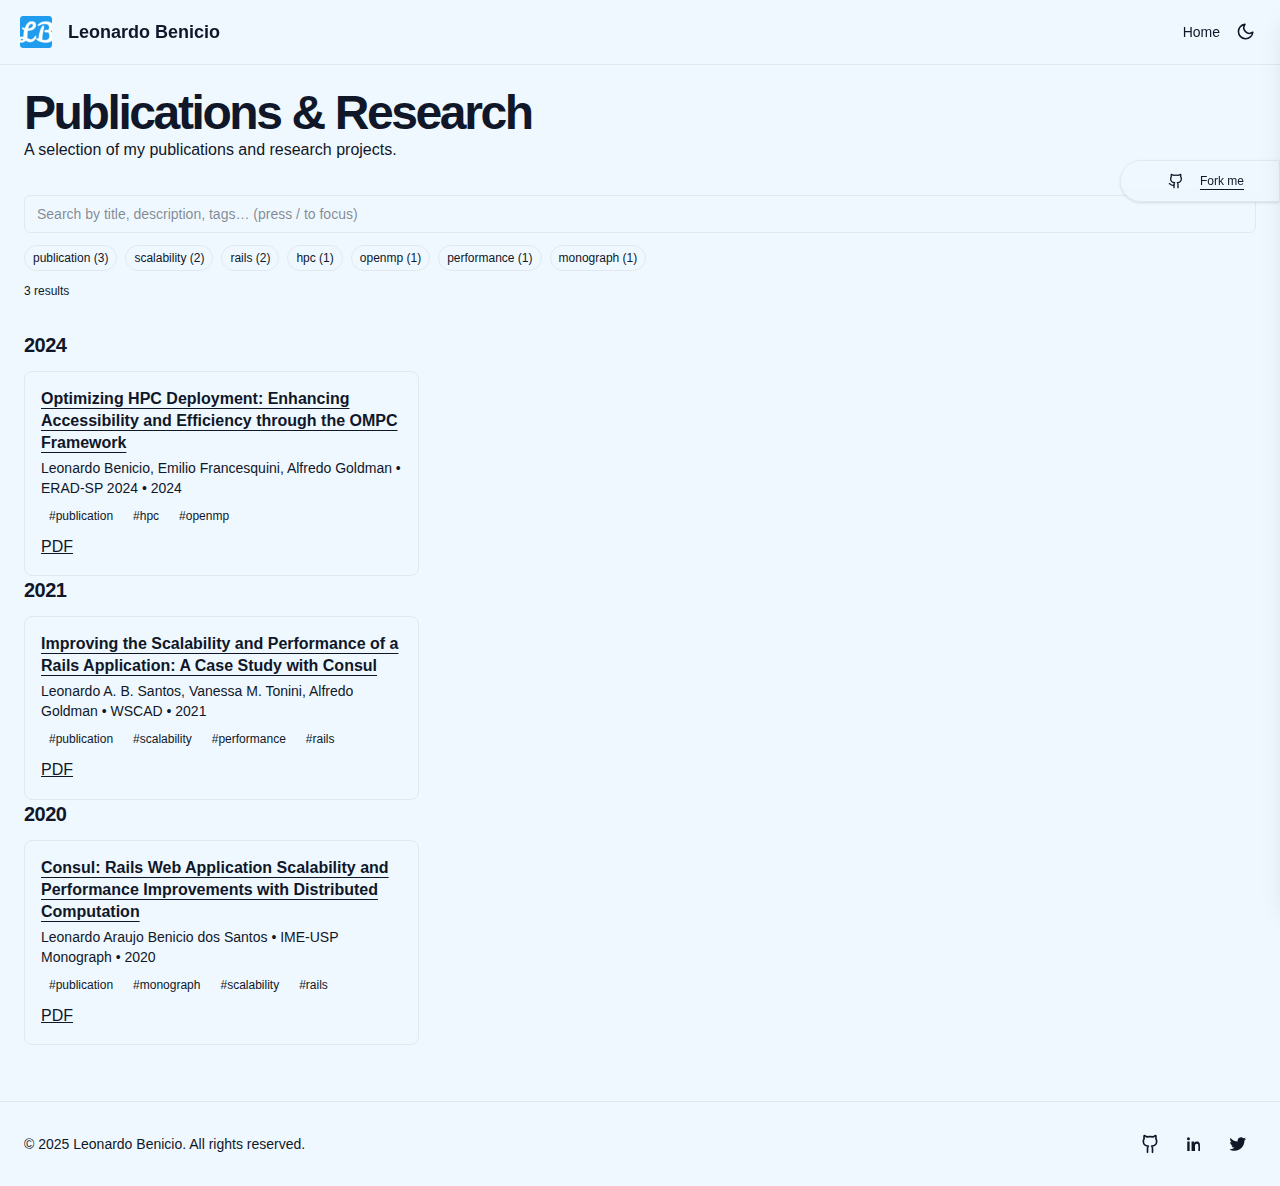
<file: index.html>
<!doctype html><html lang=en><head><meta name=generator content="Hugo 0.152.2"><meta charset=utf-8><meta name=viewport content="width=device-width,initial-scale=1,maximum-scale=1,minimum-scale=1,user-scalable=no"><title>Home · Leonardo Benicio</title><meta name=description content="About me, writing, and publications"><link rel=alternate type=application/rss+xml title=RSS href=https://lbenicio.dev/index.xml><link rel=canonical href=https://publications.lbenicio.dev/><link rel=preload href=/static/fonts/OpenSans-Regular.ttf as=font type=font/ttf crossorigin><link rel="stylesheet" href="/assets/css/fonts.min.40e2054b739ac45a0f9c940f4b44ec00c3b372356ebf61440a413c0337c5512e.css" crossorigin="anonymous" integrity="sha256-QOIFS3OaxFoPnJQPS0TsAMOzcjVuv2FECkE8AzfFUS4="><link rel="shortcut icon" href=/static/assets/favicon/favicon.ico><link rel=icon type=image/x-icon href=/static/assets/favicon/favicon.ico><link rel=icon href=/static/assets/favicon/favicon.svg type=image/svg+xml><link rel=icon href=/static/assets/favicon/favicon-32x32.png sizes=32x32 type=image/png><link rel=icon href=/static/assets/favicon/favicon-16x16.png sizes=16x16 type=image/png><link rel=apple-touch-icon href=/static/assets/favicon/apple-touch-icon.png><link rel=manifest href=/static/assets/favicon/site.webmanifest><link rel=mask-icon href=/static/assets/favicon/safari-pinned-tab.svg color=#209cee><meta name=msapplication-TileColor content="#209cee"><meta name=msapplication-config content="/static/assets/favicon/browserconfig.xml"><meta name=theme-color content="#d2e9f8"><meta property="og:title" content="Home · Leonardo Benicio"><meta property="og:description" content="About me, writing, and publications"><meta property="og:url" content="https://publications.lbenicio.dev/"><meta property="og:type" content="website"><meta property="og:image" content="https://publications.lbenicio.dev/static/assets/favicon/android-chrome-512x512.png"><meta name=twitter:card content="summary_large_image"><meta name=twitter:title content="Home · Leonardo Benicio"><meta name=twitter:description content="About me, writing, and publications"><meta name=twitter:site content="@lbenicio_"><script type=application/ld+json>"{\"@context\":\"https://schema.org\",\"@type\":\"WebSite\",\"name\":\"About Leonardo Benicio\",\"url\":\"https://publications.lbenicio.dev\"}"</script><script type=application/ld+json>"{\"@context\":\"https://schema.org\",\"@type\":\"Person\",\"name\":\"Leonardo Benicio\",\"sameAs\":[\"https://github.com/lbenicio\",\"https://www.linkedin.com/in/leonardo-benicio\",\"https://twitter.com/lbenicio_\"],\"url\":\"https://publications.lbenicio.dev\"}"</script><link rel="stylesheet" href="/assets/css/main.min.def5d2d70cdb30e10f4a9d9323525ed2fcca5e04a4443ddf485db1d939922fdc.css" crossorigin="anonymous" integrity="sha256-i4fVigZodaOR0VcHF8P5sRjZisLzjsHIg5nASlzUYIs="></head><body class="c6942b3 c03620d cf3bd2e"><script>(function(){try{document.addEventListener("gesturestart",function(e){e.preventDefault()}),document.addEventListener("touchstart",function(e){e.touches&&e.touches.length>1&&e.preventDefault()},{passive:!1});var e=0;document.addEventListener("touchend",function(t){var n=Date.now();n-e<=300&&t.preventDefault(),e=n},{passive:!1})}catch{}})()</script><a href=#content class="cba5854 c21e770 caffa6e cc5f604 cf2c31d cdd44dd c10dda9 c43876e c787e9b cddc2d2 cf55a7b c6dfb1e c9391e2">Skip to content</a>
<script>(function(){try{const e=localStorage.getItem("theme");e==="dark"&&document.documentElement.classList.add("dark");const t=document.querySelector('button[aria-label="Toggle theme"]');t&&t.setAttribute("aria-pressed",String(e==="dark"))}catch{}})();function toggleTheme(e){const s=document.documentElement,t=s.classList.toggle("dark");try{localStorage.setItem("theme",t?"dark":"light")}catch{}try{var n=e&&e.nodeType===1?e:document.querySelector('button[aria-label="Toggle theme"]');n&&n.setAttribute("aria-pressed",String(!!t))}catch{}}(function(){function e(e){return document.getElementById(e)}function t(){try{return document.documentElement.classList.contains("dark")?"dark":"light"}catch{return"light"}}function s(n){const s=e("mobile-drawer"),o=e("mobile-drawer-overlay"),i=e("mobile-menu-button");if(!s||!o||!i)return;try{s.style.transform="translateX(0)",s.style.transition||(s.style.transition="transform 200ms ease-out")}catch{}try{o.hidden=!1,o.style.display="block"}catch{}i.setAttribute("aria-expanded","true"),s.setAttribute("aria-hidden","false");try{document.body.classList.add("c150bbe")}catch{}const a=e("mobile-drawer-close");a&&a.focus();try{window.umami&&typeof window.umami.track=="function"&&window.umami.track("mobile_menu_open",{page:location.pathname,theme:t(),source:n||"programmatic"})}catch{}}function n(n){const s=e("mobile-drawer"),o=e("mobile-drawer-overlay"),i=e("mobile-menu-button");if(!s||!o||!i)return;try{s.style.transform="translateX(100%)",s.style.transition||(s.style.transition="transform 200ms ease-out")}catch{}try{o.hidden=!0,o.style.display="none"}catch{}i.setAttribute("aria-expanded","false"),s.setAttribute("aria-hidden","true");try{document.body.classList.remove("c150bbe")}catch{}i.focus();try{window.umami&&typeof window.umami.track=="function"&&window.umami.track("mobile_menu_close",{page:location.pathname,theme:t(),source:n||"programmatic"})}catch{}}function o(e){e.key==="Escape"&&n("escape")}window.__openMobileMenu=s,window.__closeMobileMenu=n;try{window.addEventListener("keydown",o,!0)}catch{}})()</script><header class="cd019ba c98dfae cdd44dd cfdda01 c9ee25d ce2dc7a cd72dd7 cc0dc37" role=banner><div class="cfdda01 c6942b3 ccf47f4 c7c11d8"><a href=/ class="c87e2b0 c6942b3 c7c11d8 c1838fa cb594e4" aria-label=Home><img src=/static/assets/favicon/favicon.svg alt=Logo width=32 height=32 class="c3de71a c4d5191">
<span class="cf8f011 c4d1253 cbd72bc cd7e69e">Leonardo Benicio</span></a><div class="c6942b3 c85cbd4 c7c11d8 ca798da c1838fa c7a0580"><nav class="cc1689c cd9b445 c75065d c04bab1" aria-label=Main><a href=/ class="c4d1253 c9e4539 cbbda39 c01f421 c19ee42 c2ae044" aria-current=page>Home</a></nav><button id="i1d73d4" type=button class="c1d6c20 c81ac7c c6a899b c7c11d8 c1d0018 c10dda9 c8e184d c514027 c88daee c7a66a6 c097fa1 cfc01c7 c286dd7 c2bd687 cfdce1d cfef18f" onclick=toggleTheme(this) aria-label="Toggle theme" aria-pressed=false title="Toggle theme">
<svg class="cb26e41 c50ceea cb69a5c c4f45c8 c8c2c40" viewBox="0 0 24 24" fill="none" stroke="currentColor" stroke-width="2" stroke-linecap="round" stroke-linejoin="round" aria-hidden="true"><path d="M21 12.79A9 9 0 1111.21 3 7 7 0 0021 12.79z"/></svg>
<svg class="cb26e41 c8fca2b cb69a5c c4f45c8 cc1689c c9c27ff" viewBox="0 0 24 24" fill="none" stroke="currentColor" stroke-width="2" stroke-linecap="round" stroke-linejoin="round" aria-hidden="true"><circle cx="12" cy="12" r="4"/><path d="M12 2v4"/><path d="M12 18v4"/><path d="M2 12h4"/><path d="M18 12h4"/><path d="M4.93 4.93l2.83 2.83"/><path d="M16.24 16.24l2.83 2.83"/><path d="M6.34 17.66l2.83-2.83"/><path d="M14.83 9.17l2.83-2.83"/></svg>
<span class="cba5854">Toggle theme</span></button><div class="c658bcf c097fa1"><button id="i975fb5" type=button class="c1d6c20 c81ac7c c6a899b c7c11d8 c1d0018 c10dda9 c8e184d c514027 c88daee c7a66a6 cfc01c7 c286dd7 c2bd687 cfdce1d cfef18f" aria-label="Open menu" aria-controls=mobile-drawer aria-expanded=false onclick='window.__openMobileMenu("button")' data-d38f920=mobile_menu_open_click>
<svg class="c20e4eb cb58471" fill="none" viewBox="0 0 24 24" stroke="currentColor"><path stroke-linecap="round" stroke-linejoin="round" stroke-width="2" d="M4 6h16M4 12h16M4 18h16"/></svg>
<span class="cba5854">Open menu</span></button></div></div></div></header><div id="iad2af0" class="caffa6e ce4b5f4 c14639a" style=background-color:hsl(var(--background)) hidden onclick='window.__closeMobileMenu("overlay")' data-d38f920=mobile_menu_overlay_click></div><aside id="i98aca2" class="caffa6e c9efbc5 c437fa9 c49e97e c6c6936 c7cacca c7b34a4 c787e9b c88daee cad071a c6942b3 c03620d" role=dialog aria-modal=true aria-hidden=true aria-label="Mobile navigation" style="transform:translateX(100%);transition:transform 200ms ease-out;will-change:transform"><div class="c6942b3 c7c11d8 c82c52d c5df473 ccf47f4 c9ee25d"><a href=/ class="c6942b3 c7c11d8 c1838fa" aria-label=Home><img src=/static/assets/favicon/favicon.svg alt=Logo width=24 height=24 class="c20e4eb cb58471">
<span class="c62aaf0 c7c1b66 cbd72bc">Leonardo Benicio</span>
</a><button id="i190984" type=button class="c1d6c20 c81ac7c c6a899b c7c11d8 c1d0018 c10dda9 c514027 c286dd7 c2bd687 cfdce1d" aria-label="Close menu" onclick='window.__closeMobileMenu("button")' data-d38f920=mobile_menu_close_click>
<svg class="c16e528 c61f467" viewBox="0 0 24 24" fill="none" stroke="currentColor" stroke-width="2" stroke-linecap="round" stroke-linejoin="round"><path d="M18 6 6 18"/><path d="m6 6 12 12"/></svg>
<span class="cba5854">Close</span></button></div><nav class="c85cbd4 ca0eaa4 c5df473 c6689b9"><ul class="cd69733"><li><a href=/ class="c3b5299 c10dda9 cddc2d2 cf55a7b c7c1b66 cbbda39 c3ecea6 c19ee42 c514027" onclick=window.__closeMobileMenu()>Home</a></li></ul></nav><div class="c60a4cc ccdf0e8 c277478 c13044e"><p>&copy; 2025 Leonardo Benicio</p></div></aside><div class="caffa6e c437fa9 ce9aced c97bba6 c15da2a c975cba" role=complementary aria-label="GitHub repository"><div class="c9d056d c252f85 ca22532 ca88a1a c876315"><div class="c6942b3 c7c11d8 c1d0018 cd1fd22 c6066e4 c43876e ce3d5b6 caa20d2 c3ecea6 c0cd2e2 cddc2d2 c3ed5c9 cd4074c c876315"><a href=https://github.com/lbenicio/aboutme target=_blank rel="noopener noreferrer" class="c6942b3 c7c11d8 cd1fd22 c71bae8 cfac1ac c19ee42 c25dc7c cb40739 cbbda39 cf55a7b" aria-label="View source on GitHub"><svg width="24" height="24" viewBox="0 0 24 24" fill="none" stroke="currentColor" stroke-width="2" stroke-linecap="round" stroke-linejoin="round" class="cb26e41 c41bcd4 cf17690 cfa4e34 c78d562" aria-hidden="true"><path d="M15 22v-4a4.8 4.8.0 00-1-3.5c3 0 6-2 6-5.5.08-1.25-.27-2.48-1-3.5.28-1.15.28-2.35.0-3.5.0.0-1 0-3 1.5-2.64-.5-5.36-.5-8 0C6 2 5 2 5 2c-.3 1.15-.3 2.35.0 3.5A5.403 5.403.0 004 9c0 3.5 3 5.5 6 5.5-.39.49-.68 1.05-.85 1.65-.17.6-.22 1.23-.15 1.85v4"/><path d="M9 18c-4.51 2-5-2-7-2"/></svg>
<span class="cb5c327 cd7e69e">Fork me</span></a></div></div></div><main id="i7eccc0" class="cfdda01 c5df473 c0eecc8 c85cbd4" role=main aria-label=Content><section class="c69618a c0a1646"><div><h1 class="cb1bbcd c509af4 cf8f011 c924265">Publications & Research</h1><p class="c3ecea6">A selection of my publications and research projects.</p></div><script type=application/ld+json>"{\"@context\":\"https://schema.org\",\"@type\":\"BreadcrumbList\",\"itemListElement\":[{\"@type\":\"ListItem\",\"name\":\"Home\",\"position\":1},{\"@type\":\"ListItem\",\"name\":\"Publications\",\"position\":2}]}"</script><script type=application/ld+json>"{\"@context\":\"https://schema.org\",\"@type\":\"CollectionPage\",\"description\":\"A selection of my publications and research projects.\",\"name\":\"Publications\"}"</script><script type=application/ld+json>"{\"@context\":\"https://schema.org\",\"@type\":\"ItemList\",\"itemListElement\":[{\"@type\":\"ListItem\",\"name\":\"Consul: Rails Web Application Scalability and Performance Improvements with Distributed Computation\",\"position\":1,\"url\":\"/publications/consul-rails-web-application-scalability-and-performance-improvements-with-distributed-computation/\"},{\"@type\":\"ListItem\",\"name\":\"Improving the Scalability and Performance of a Rails Application: A Case Study with Consul\",\"position\":2,\"url\":\"/publications/improving-the-scalability-and-performance-of-a-rails-application-a-case-study-with-consul/\"},{\"@type\":\"ListItem\",\"name\":\"Optimizing HPC Deployment: Enhancing Accessibility and Efficiency through the OMPC Framework\",\"position\":3,\"url\":\"/publications/optimizing-hpc-deployment-enhancing-accessibility-and-efficiency-through-the-ompc-framework/\"}]}"</script><div class="c76f1ae" id="i6c4813"><label class="c3b5299" for=blog-search-input><span class="cba5854">Search publications</span>
<input id="ic25140" type=search placeholder="Search by title, description, tags… (press / to focus)" class="cfdda01 c10dda9 c43876e c787e9b cddc2d2 cf55a7b c6dfb1e caee8f9 c678b19 c1cbd40"></label><div class="c6942b3 c3adaf2 cd1fd22 c277478" id="id6318a" aria-live=polite></div><div class="c277478 c3ecea6" id="ie7e883" aria-live=polite></div></div><div id="ibe722d"><div class="c76f1ae"><h2 class="c49cc71 c62aaf0 cc484e1">2024</h2><ul class="c6bceff c13a875 ced5a1f c68cc74 c9b044a c83364e"><li class="c2596f6 c43876e c6cdc76 c60a4cc c19acaa"><h3 class="c62aaf0 ca138f8"><a href=/publications/optimizing-hpc-deployment-enhancing-accessibility-and-efficiency-through-the-ompc-framework/ class="c71bae8 cfac1ac">Optimizing HPC Deployment: Enhancing Accessibility and Efficiency through the OMPC Framework</a></h3><div class="c6dfb1e c3ecea6">Leonardo Benicio, Emilio Francesquini, Alfredo Goldman • ERAD-SP 2024 • 2024</div><div class="c1b4412 c6942b3 c3adaf2 cd365ee c277478 c3ecea6"><span class="c000b66 c7a67ba c677556 c0c6600">#publication</span><span class="c000b66 c7a67ba c677556 c0c6600">#hpc</span><span class="c000b66 c7a67ba c677556 c0c6600">#openmp</span></div><p class="c1b4412"><a href=static/files/pdf/ERAD_SP_2024.pdf target=_blank rel=noopener class="c2ae044 c71bae8">PDF</a></p></li></ul></div><div class="c76f1ae"><h2 class="c49cc71 c62aaf0 cc484e1">2021</h2><ul class="c6bceff c13a875 ced5a1f c68cc74 c9b044a c83364e"><li class="c2596f6 c43876e c6cdc76 c60a4cc c19acaa"><h3 class="c62aaf0 ca138f8"><a href=/publications/improving-the-scalability-and-performance-of-a-rails-application-a-case-study-with-consul/ class="c71bae8 cfac1ac">Improving the Scalability and Performance of a Rails Application: A Case Study with Consul</a></h3><div class="c6dfb1e c3ecea6">Leonardo A. B. Santos, Vanessa M. Tonini, Alfredo Goldman • WSCAD • 2021</div><div class="c1b4412 c6942b3 c3adaf2 cd365ee c277478 c3ecea6"><span class="c000b66 c7a67ba c677556 c0c6600">#publication</span><span class="c000b66 c7a67ba c677556 c0c6600">#scalability</span><span class="c000b66 c7a67ba c677556 c0c6600">#performance</span><span class="c000b66 c7a67ba c677556 c0c6600">#rails</span></div><p class="c1b4412"><a href=static/files/pdf/WSCAD.pdf target=_blank rel=noopener class="c2ae044 c71bae8">PDF</a></p></li></ul></div><div class="c76f1ae"><h2 class="c49cc71 c62aaf0 cc484e1">2020</h2><ul class="c6bceff c13a875 ced5a1f c68cc74 c9b044a c83364e"><li class="c2596f6 c43876e c6cdc76 c60a4cc c19acaa"><h3 class="c62aaf0 ca138f8"><a href=/publications/consul-rails-web-application-scalability-and-performance-improvements-with-distributed-computation/ class="c71bae8 cfac1ac">Consul: Rails Web Application Scalability and Performance Improvements with Distributed Computation</a></h3><div class="c6dfb1e c3ecea6">Leonardo Araujo Benicio dos Santos • IME-USP Monograph • 2020</div><div class="c1b4412 c6942b3 c3adaf2 cd365ee c277478 c3ecea6"><span class="c000b66 c7a67ba c677556 c0c6600">#publication</span><span class="c000b66 c7a67ba c677556 c0c6600">#monograph</span><span class="c000b66 c7a67ba c677556 c0c6600">#scalability</span><span class="c000b66 c7a67ba c677556 c0c6600">#rails</span></div><p class="c1b4412"><a href=static/files/pdf/monography.pdf target=_blank rel=noopener class="c2ae044 c71bae8">PDF</a></p></li></ul></div></div><script data-df0ff22="/publications/index.json" type="module" src="/assets/js/search.min.js" crossorigin="anonymous" integrity="sha256-7limqjgFV+deYEsQfIaqKeW3o+ec28MnWWJY5QUElMM="></script></section></main><footer class="ccdf0e8" role=contentinfo aria-label=Footer><div class="cfdda01 c133889 c5df473 c0eecc8 c69618a c6942b3 c03620d c2a9f27 c7c11d8 c82c52d c14527b"><div class="c6dfb1e c3ecea6 c39ef11 c88ae6f">&copy; 2025 Leonardo Benicio. All rights
reserved.</div><div class="c6942b3 c7c11d8 cd1fd22"><a href=https://github.com/lbenicio target=_blank rel="noopener noreferrer" aria-label=GitHub class="c1d6c20 c7c11d8 c1d0018 cd1fd22 cb5c327 c10dda9 c6dfb1e cbbda39 cfc01c7 c01f421 c286dd7 c2bd687 cfdce1d cfef18f c000b66 cf55a7b c514027"><svg width="20" height="20" viewBox="0 0 24 24" fill="none" stroke="currentColor" stroke-width="2" stroke-linecap="round" stroke-linejoin="round"><path d="M15 22v-4a4.8 4.8.0 00-1-3.5c3 0 6-2 6-5.5.08-1.25-.27-2.48-1-3.5.28-1.15.28-2.35.0-3.5.0.0-1 0-3 1.5-2.64-.5-5.36-.5-8 0C6 2 5 2 5 2c-.3 1.15-.3 2.35.0 3.5A5.403 5.403.0 004 9c0 3.5 3 5.5 6 5.5-.39.5-.67 1.08-.82 1.7s-.2 1.27-.18 1.9V22"/></svg>
<span class="cba5854">GitHub</span>
</a><a href=https://www.linkedin.com/in/leonardo-benicio target=_blank rel="noopener noreferrer" aria-label=LinkedIn class="c1d6c20 c7c11d8 c1d0018 cd1fd22 cb5c327 c10dda9 c6dfb1e cbbda39 cfc01c7 c01f421 c286dd7 c2bd687 cfdce1d cfef18f c000b66 cf55a7b c514027"><svg width="20" height="20" viewBox="0 0 24 24" fill="currentColor"><path d="M20.447 20.452H17.21V14.86c0-1.333-.027-3.046-1.858-3.046-1.86.0-2.145 1.45-2.145 2.948v5.69H9.069V9h3.112v1.561h.044c.434-.82 1.494-1.686 3.074-1.686 3.29.0 3.897 2.165 3.897 4.983v6.594zM5.337 7.433a1.805 1.805.0 11-.002-3.61 1.805 1.805.0 01.002 3.61zM6.763 20.452H3.911V9h2.852v11.452z"/></svg>
<span class="cba5854">LinkedIn</span>
</a><a href=https://twitter.com/lbenicio_ target=_blank rel="noopener noreferrer" aria-label=Twitter class="c1d6c20 c7c11d8 c1d0018 cd1fd22 cb5c327 c10dda9 c6dfb1e cbbda39 cfc01c7 c01f421 c286dd7 c2bd687 cfdce1d cfef18f c000b66 cf55a7b c514027"><svg width="20" height="20" viewBox="0 0 24 24" fill="currentColor"><path d="M19.633 7.997c.013.177.013.354.013.53.0 5.386-4.099 11.599-11.6 11.599-2.31.0-4.457-.676-6.265-1.842.324.038.636.05.972.05 1.91.0 3.67-.65 5.07-1.755a4.099 4.099.0 01-3.827-2.84c.25.039.5.064.763.064.363.0.726-.051 1.065-.139A4.091 4.091.0 012.542 9.649v-.051c.538.3 1.162.482 1.824.507A4.082 4.082.0 012.54 6.7c0-.751.2-1.435.551-2.034a11.63 11.63.0 008.44 4.281 4.615 4.615.0 01-.101-.938 4.091 4.091.0 017.078-2.799 8.1 8.1.0 002.595-.988 4.112 4.112.0 01-1.8 2.261 8.2 8.2.0 002.357-.638A8.824 8.824.0 0119.613 7.96z"/></svg>
<span class="cba5854">Twitter</span></a></div></div></footer></body></html>
</file>
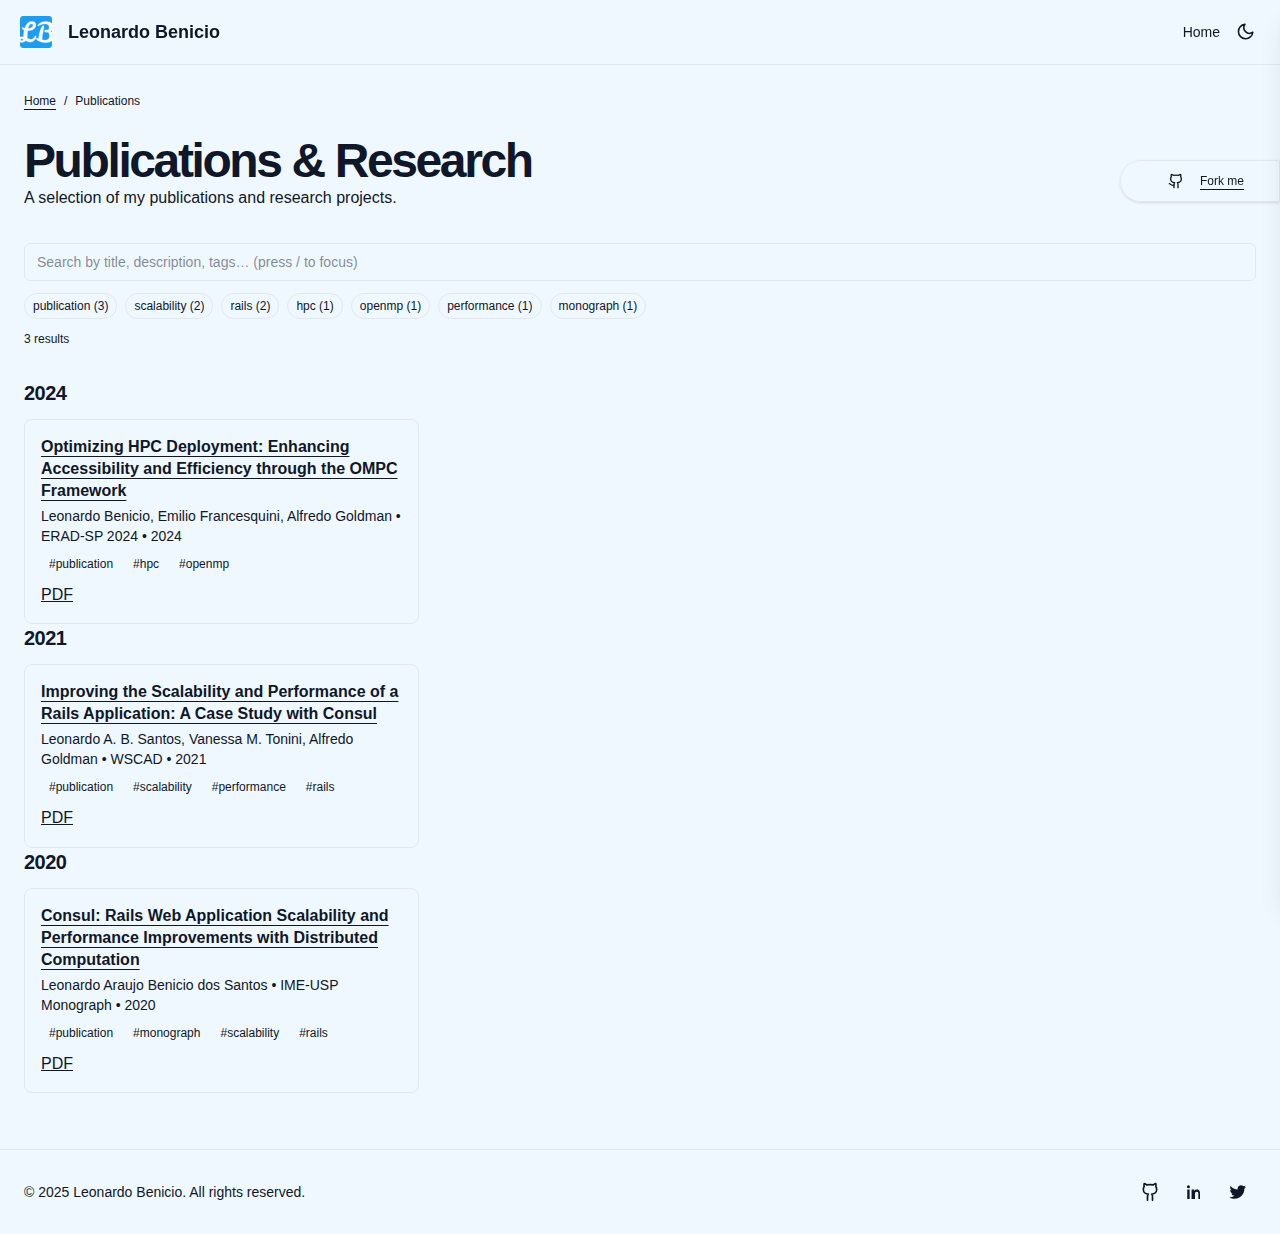
<file: publications/index.html>
<!doctype html><html lang=en><head><meta charset=utf-8><meta name=viewport content="width=device-width,initial-scale=1,maximum-scale=1,minimum-scale=1,user-scalable=no"><title>Publications · Leonardo Benicio</title><meta name=description content="About me, writing, and publications"><link rel=alternate type=application/rss+xml title=RSS href=https://lbenicio.dev/index.xml><link rel=canonical href=https://publications.lbenicio.dev/publications/><link rel=preload href=/static/fonts/OpenSans-Regular.ttf as=font type=font/ttf crossorigin><link rel="stylesheet" href="/assets/css/fonts.min.40e2054b739ac45a0f9c940f4b44ec00c3b372356ebf61440a413c0337c5512e.css" crossorigin="anonymous" integrity="sha256-QOIFS3OaxFoPnJQPS0TsAMOzcjVuv2FECkE8AzfFUS4="><link rel="shortcut icon" href=/static/assets/favicon/favicon.ico><link rel=icon type=image/x-icon href=/static/assets/favicon/favicon.ico><link rel=icon href=/static/assets/favicon/favicon.svg type=image/svg+xml><link rel=icon href=/static/assets/favicon/favicon-32x32.png sizes=32x32 type=image/png><link rel=icon href=/static/assets/favicon/favicon-16x16.png sizes=16x16 type=image/png><link rel=apple-touch-icon href=/static/assets/favicon/apple-touch-icon.png><link rel=manifest href=/static/assets/favicon/site.webmanifest><link rel=mask-icon href=/static/assets/favicon/safari-pinned-tab.svg color=#209cee><meta name=msapplication-TileColor content="#209cee"><meta name=msapplication-config content="/static/assets/favicon/browserconfig.xml"><meta name=theme-color content="#d2e9f8"><meta property="og:title" content="Publications · Leonardo Benicio"><meta property="og:description" content="About me, writing, and publications"><meta property="og:url" content="https://publications.lbenicio.dev/publications/"><meta property="og:type" content="article"><meta property="og:image" content="https://publications.lbenicio.dev/static/assets/favicon/android-chrome-512x512.png"><meta name=twitter:card content="summary_large_image"><meta name=twitter:title content="Publications · Leonardo Benicio"><meta name=twitter:description content="About me, writing, and publications"><meta name=twitter:site content="@lbenicio_"><script type=application/ld+json>"{\"@context\":\"https://schema.org\",\"@type\":\"WebSite\",\"name\":\"About Leonardo Benicio\",\"url\":\"https://publications.lbenicio.dev\"}"</script><script type=application/ld+json>"{\"@context\":\"https://schema.org\",\"@type\":\"Person\",\"name\":\"Leonardo Benicio\",\"sameAs\":[\"https://github.com/lbenicio\",\"https://www.linkedin.com/in/leonardo-benicio\",\"https://twitter.com/lbenicio_\"],\"url\":\"https://publications.lbenicio.dev\"}"</script><script type=application/ld+json>"{\"@context\":\"https://schema.org\",\"@type\":\"BreadcrumbList\",\"itemListElement\":[{\"@type\":\"ListItem\",\"item\":\"https://publications.lbenicio.dev/\",\"name\":\"Home\",\"position\":1},{\"@type\":\"ListItem\",\"item\":\"https://publications.lbenicio.dev/publications/\",\"name\":\"Publications\",\"position\":2}]}"</script><link rel="stylesheet" href="/assets/css/main.min.def5d2d70cdb30e10f4a9d9323525ed2fcca5e04a4443ddf485db1d939922fdc.css" crossorigin="anonymous" integrity="sha256-i4fVigZodaOR0VcHF8P5sRjZisLzjsHIg5nASlzUYIs="></head><body class="c6942b3 c03620d cf3bd2e"><script>(function(){try{document.addEventListener("gesturestart",function(e){e.preventDefault()}),document.addEventListener("touchstart",function(e){e.touches&&e.touches.length>1&&e.preventDefault()},{passive:!1});var e=0;document.addEventListener("touchend",function(t){var n=Date.now();n-e<=300&&t.preventDefault(),e=n},{passive:!1})}catch{}})()</script><a href=#content class="cba5854 c21e770 caffa6e cc5f604 cf2c31d cdd44dd c10dda9 c43876e c787e9b cddc2d2 cf55a7b c6dfb1e c9391e2">Skip to content</a>
<script>(function(){try{const e=localStorage.getItem("theme");e==="dark"&&document.documentElement.classList.add("dark");const t=document.querySelector('button[aria-label="Toggle theme"]');t&&t.setAttribute("aria-pressed",String(e==="dark"))}catch{}})();function toggleTheme(e){const s=document.documentElement,t=s.classList.toggle("dark");try{localStorage.setItem("theme",t?"dark":"light")}catch{}try{var n=e&&e.nodeType===1?e:document.querySelector('button[aria-label="Toggle theme"]');n&&n.setAttribute("aria-pressed",String(!!t))}catch{}}(function(){function e(e){return document.getElementById(e)}function t(){try{return document.documentElement.classList.contains("dark")?"dark":"light"}catch{return"light"}}function s(n){const s=e("mobile-drawer"),o=e("mobile-drawer-overlay"),i=e("mobile-menu-button");if(!s||!o||!i)return;try{s.style.transform="translateX(0)",s.style.transition||(s.style.transition="transform 200ms ease-out")}catch{}try{o.hidden=!1,o.style.display="block"}catch{}i.setAttribute("aria-expanded","true"),s.setAttribute("aria-hidden","false");try{document.body.classList.add("c150bbe")}catch{}const a=e("mobile-drawer-close");a&&a.focus();try{window.umami&&typeof window.umami.track=="function"&&window.umami.track("mobile_menu_open",{page:location.pathname,theme:t(),source:n||"programmatic"})}catch{}}function n(n){const s=e("mobile-drawer"),o=e("mobile-drawer-overlay"),i=e("mobile-menu-button");if(!s||!o||!i)return;try{s.style.transform="translateX(100%)",s.style.transition||(s.style.transition="transform 200ms ease-out")}catch{}try{o.hidden=!0,o.style.display="none"}catch{}i.setAttribute("aria-expanded","false"),s.setAttribute("aria-hidden","true");try{document.body.classList.remove("c150bbe")}catch{}i.focus();try{window.umami&&typeof window.umami.track=="function"&&window.umami.track("mobile_menu_close",{page:location.pathname,theme:t(),source:n||"programmatic"})}catch{}}function o(e){e.key==="Escape"&&n("escape")}window.__openMobileMenu=s,window.__closeMobileMenu=n;try{window.addEventListener("keydown",o,!0)}catch{}})()</script><header class="cd019ba c98dfae cdd44dd cfdda01 c9ee25d ce2dc7a cd72dd7 cc0dc37" role=banner><div class="cfdda01 c6942b3 ccf47f4 c7c11d8"><a href=/ class="c87e2b0 c6942b3 c7c11d8 c1838fa cb594e4" aria-label=Home><img src=/static/assets/favicon/favicon.svg alt=Logo width=32 height=32 class="c3de71a c4d5191">
<span class="cf8f011 c4d1253 cbd72bc cd7e69e">Leonardo Benicio</span></a><div class="c6942b3 c85cbd4 c7c11d8 ca798da c1838fa c7a0580"><nav class="cc1689c cd9b445 c75065d c04bab1" aria-label=Main><a href=/ class="c4d1253 c9e4539 cbbda39 c01f421 c19ee42 c3ecea6">Home</a></nav><button id="i1d73d4" type=button class="c1d6c20 c81ac7c c6a899b c7c11d8 c1d0018 c10dda9 c8e184d c514027 c88daee c7a66a6 c097fa1 cfc01c7 c286dd7 c2bd687 cfdce1d cfef18f" onclick=toggleTheme(this) aria-label="Toggle theme" aria-pressed=false title="Toggle theme">
<svg class="cb26e41 c50ceea cb69a5c c4f45c8 c8c2c40" viewBox="0 0 24 24" fill="none" stroke="currentColor" stroke-width="2" stroke-linecap="round" stroke-linejoin="round" aria-hidden="true"><path d="M21 12.79A9 9 0 1111.21 3 7 7 0 0021 12.79z"/></svg>
<svg class="cb26e41 c8fca2b cb69a5c c4f45c8 cc1689c c9c27ff" viewBox="0 0 24 24" fill="none" stroke="currentColor" stroke-width="2" stroke-linecap="round" stroke-linejoin="round" aria-hidden="true"><circle cx="12" cy="12" r="4"/><path d="M12 2v4"/><path d="M12 18v4"/><path d="M2 12h4"/><path d="M18 12h4"/><path d="M4.93 4.93l2.83 2.83"/><path d="M16.24 16.24l2.83 2.83"/><path d="M6.34 17.66l2.83-2.83"/><path d="M14.83 9.17l2.83-2.83"/></svg>
<span class="cba5854">Toggle theme</span></button><div class="c658bcf c097fa1"><button id="i975fb5" type=button class="c1d6c20 c81ac7c c6a899b c7c11d8 c1d0018 c10dda9 c8e184d c514027 c88daee c7a66a6 cfc01c7 c286dd7 c2bd687 cfdce1d cfef18f" aria-label="Open menu" aria-controls=mobile-drawer aria-expanded=false onclick='window.__openMobileMenu("button")' data-d38f920=mobile_menu_open_click>
<svg class="c20e4eb cb58471" fill="none" viewBox="0 0 24 24" stroke="currentColor"><path stroke-linecap="round" stroke-linejoin="round" stroke-width="2" d="M4 6h16M4 12h16M4 18h16"/></svg>
<span class="cba5854">Open menu</span></button></div></div></div></header><div id="iad2af0" class="caffa6e ce4b5f4 c14639a" style=background-color:hsl(var(--background)) hidden onclick='window.__closeMobileMenu("overlay")' data-d38f920=mobile_menu_overlay_click></div><aside id="i98aca2" class="caffa6e c9efbc5 c437fa9 c49e97e c6c6936 c7cacca c7b34a4 c787e9b c88daee cad071a c6942b3 c03620d" role=dialog aria-modal=true aria-hidden=true aria-label="Mobile navigation" style="transform:translateX(100%);transition:transform 200ms ease-out;will-change:transform"><div class="c6942b3 c7c11d8 c82c52d c5df473 ccf47f4 c9ee25d"><a href=/ class="c6942b3 c7c11d8 c1838fa" aria-label=Home><img src=/static/assets/favicon/favicon.svg alt=Logo width=24 height=24 class="c20e4eb cb58471">
<span class="c62aaf0 c7c1b66 cbd72bc">Leonardo Benicio</span>
</a><button id="i190984" type=button class="c1d6c20 c81ac7c c6a899b c7c11d8 c1d0018 c10dda9 c514027 c286dd7 c2bd687 cfdce1d" aria-label="Close menu" onclick='window.__closeMobileMenu("button")' data-d38f920=mobile_menu_close_click>
<svg class="c16e528 c61f467" viewBox="0 0 24 24" fill="none" stroke="currentColor" stroke-width="2" stroke-linecap="round" stroke-linejoin="round"><path d="M18 6 6 18"/><path d="m6 6 12 12"/></svg>
<span class="cba5854">Close</span></button></div><nav class="c85cbd4 ca0eaa4 c5df473 c6689b9"><ul class="cd69733"><li><a href=/ class="c3b5299 c10dda9 cddc2d2 cf55a7b c7c1b66 cbbda39 c3ecea6 c19ee42 c514027" onclick=window.__closeMobileMenu()>Home</a></li></ul></nav><div class="c60a4cc ccdf0e8 c277478 c13044e"><p>&copy; 2025 Leonardo Benicio</p></div></aside><div class="caffa6e c437fa9 ce9aced c97bba6 c15da2a c975cba" role=complementary aria-label="GitHub repository"><div class="c9d056d c252f85 ca22532 ca88a1a c876315"><div class="c6942b3 c7c11d8 c1d0018 cd1fd22 c6066e4 c43876e ce3d5b6 caa20d2 c3ecea6 c0cd2e2 cddc2d2 c3ed5c9 cd4074c c876315"><a href=https://github.com/lbenicio/aboutme target=_blank rel="noopener noreferrer" class="c6942b3 c7c11d8 cd1fd22 c71bae8 cfac1ac c19ee42 c25dc7c cb40739 cbbda39 cf55a7b" aria-label="View source on GitHub"><svg width="24" height="24" viewBox="0 0 24 24" fill="none" stroke="currentColor" stroke-width="2" stroke-linecap="round" stroke-linejoin="round" class="cb26e41 c41bcd4 cf17690 cfa4e34 c78d562" aria-hidden="true"><path d="M15 22v-4a4.8 4.8.0 00-1-3.5c3 0 6-2 6-5.5.08-1.25-.27-2.48-1-3.5.28-1.15.28-2.35.0-3.5.0.0-1 0-3 1.5-2.64-.5-5.36-.5-8 0C6 2 5 2 5 2c-.3 1.15-.3 2.35.0 3.5A5.403 5.403.0 004 9c0 3.5 3 5.5 6 5.5-.39.49-.68 1.05-.85 1.65-.17.6-.22 1.23-.15 1.85v4"/><path d="M9 18c-4.51 2-5-2-7-2"/></svg>
<span class="cb5c327 cd7e69e">Fork me</span></a></div></div></div><main id="i7eccc0" class="cfdda01 c5df473 c0eecc8 c85cbd4" role=main aria-label=Content><nav class="cb545ce c8d8ae4 c277478" aria-label=Breadcrumb><ol class="c6942b3 c3adaf2 c7c11d8 cd365ee c3ecea6"><li><a href=/ class="c19ee42 c71bae8 cfac1ac">Home</a></li><li class="c6942b3 c7c11d8 cd365ee"><span class="cb82ddd">/</span><span class="c88daee">Publications</span></li></ol></nav><section class="c69618a c0a1646"><div><h1 class="cb1bbcd c509af4 cf8f011 c924265">Publications & Research</h1><p class="c3ecea6">A selection of my publications and research projects.</p></div><script type=application/ld+json>"{\"@context\":\"https://schema.org\",\"@type\":\"BreadcrumbList\",\"itemListElement\":[{\"@type\":\"ListItem\",\"name\":\"Home\",\"position\":1},{\"@type\":\"ListItem\",\"name\":\"Publications\",\"position\":2}]}"</script><script type=application/ld+json>"{\"@context\":\"https://schema.org\",\"@type\":\"CollectionPage\",\"description\":\"A selection of my publications and research projects.\",\"name\":\"Publications\"}"</script><script type=application/ld+json>"{\"@context\":\"https://schema.org\",\"@type\":\"ItemList\",\"itemListElement\":[{\"@type\":\"ListItem\",\"name\":\"Consul: Rails Web Application Scalability and Performance Improvements with Distributed Computation\",\"position\":1,\"url\":\"/publications/consul-rails-web-application-scalability-and-performance-improvements-with-distributed-computation/\"},{\"@type\":\"ListItem\",\"name\":\"Improving the Scalability and Performance of a Rails Application: A Case Study with Consul\",\"position\":2,\"url\":\"/publications/improving-the-scalability-and-performance-of-a-rails-application-a-case-study-with-consul/\"},{\"@type\":\"ListItem\",\"name\":\"Optimizing HPC Deployment: Enhancing Accessibility and Efficiency through the OMPC Framework\",\"position\":3,\"url\":\"/publications/optimizing-hpc-deployment-enhancing-accessibility-and-efficiency-through-the-ompc-framework/\"}]}"</script><div class="c76f1ae" id="i6c4813"><label class="c3b5299" for=blog-search-input><span class="cba5854">Search publications</span>
<input id="ic25140" type=search placeholder="Search by title, description, tags… (press / to focus)" class="cfdda01 c10dda9 c43876e c787e9b cddc2d2 cf55a7b c6dfb1e caee8f9 c678b19 c1cbd40"></label><div class="c6942b3 c3adaf2 cd1fd22 c277478" id="id6318a" aria-live=polite></div><div class="c277478 c3ecea6" id="ie7e883" aria-live=polite></div></div><div id="ibe722d"><div class="c76f1ae"><h2 class="c49cc71 c62aaf0 cc484e1">2024</h2><ul class="c6bceff c13a875 ced5a1f c68cc74 c9b044a c83364e"><li class="c2596f6 c43876e c6cdc76 c60a4cc c19acaa"><h3 class="c62aaf0 ca138f8"><a href=/publications/optimizing-hpc-deployment-enhancing-accessibility-and-efficiency-through-the-ompc-framework/ class="c71bae8 cfac1ac">Optimizing HPC Deployment: Enhancing Accessibility and Efficiency through the OMPC Framework</a></h3><div class="c6dfb1e c3ecea6">Leonardo Benicio, Emilio Francesquini, Alfredo Goldman • ERAD-SP 2024 • 2024</div><div class="c1b4412 c6942b3 c3adaf2 cd365ee c277478 c3ecea6"><span class="c000b66 c7a67ba c677556 c0c6600">#publication</span><span class="c000b66 c7a67ba c677556 c0c6600">#hpc</span><span class="c000b66 c7a67ba c677556 c0c6600">#openmp</span></div><p class="c1b4412"><a href=static/files/pdf/ERAD_SP_2024.pdf target=_blank rel=noopener class="c2ae044 c71bae8">PDF</a></p></li></ul></div><div class="c76f1ae"><h2 class="c49cc71 c62aaf0 cc484e1">2021</h2><ul class="c6bceff c13a875 ced5a1f c68cc74 c9b044a c83364e"><li class="c2596f6 c43876e c6cdc76 c60a4cc c19acaa"><h3 class="c62aaf0 ca138f8"><a href=/publications/improving-the-scalability-and-performance-of-a-rails-application-a-case-study-with-consul/ class="c71bae8 cfac1ac">Improving the Scalability and Performance of a Rails Application: A Case Study with Consul</a></h3><div class="c6dfb1e c3ecea6">Leonardo A. B. Santos, Vanessa M. Tonini, Alfredo Goldman • WSCAD • 2021</div><div class="c1b4412 c6942b3 c3adaf2 cd365ee c277478 c3ecea6"><span class="c000b66 c7a67ba c677556 c0c6600">#publication</span><span class="c000b66 c7a67ba c677556 c0c6600">#scalability</span><span class="c000b66 c7a67ba c677556 c0c6600">#performance</span><span class="c000b66 c7a67ba c677556 c0c6600">#rails</span></div><p class="c1b4412"><a href=static/files/pdf/WSCAD.pdf target=_blank rel=noopener class="c2ae044 c71bae8">PDF</a></p></li></ul></div><div class="c76f1ae"><h2 class="c49cc71 c62aaf0 cc484e1">2020</h2><ul class="c6bceff c13a875 ced5a1f c68cc74 c9b044a c83364e"><li class="c2596f6 c43876e c6cdc76 c60a4cc c19acaa"><h3 class="c62aaf0 ca138f8"><a href=/publications/consul-rails-web-application-scalability-and-performance-improvements-with-distributed-computation/ class="c71bae8 cfac1ac">Consul: Rails Web Application Scalability and Performance Improvements with Distributed Computation</a></h3><div class="c6dfb1e c3ecea6">Leonardo Araujo Benicio dos Santos • IME-USP Monograph • 2020</div><div class="c1b4412 c6942b3 c3adaf2 cd365ee c277478 c3ecea6"><span class="c000b66 c7a67ba c677556 c0c6600">#publication</span><span class="c000b66 c7a67ba c677556 c0c6600">#monograph</span><span class="c000b66 c7a67ba c677556 c0c6600">#scalability</span><span class="c000b66 c7a67ba c677556 c0c6600">#rails</span></div><p class="c1b4412"><a href=static/files/pdf/monography.pdf target=_blank rel=noopener class="c2ae044 c71bae8">PDF</a></p></li></ul></div></div><script data-df0ff22="/publications/index.json" type="module" src="/assets/js/search.min.js" crossorigin="anonymous" integrity="sha256-7limqjgFV+deYEsQfIaqKeW3o+ec28MnWWJY5QUElMM="></script></section></main><footer class="ccdf0e8" role=contentinfo aria-label=Footer><div class="cfdda01 c133889 c5df473 c0eecc8 c69618a c6942b3 c03620d c2a9f27 c7c11d8 c82c52d c14527b"><div class="c6dfb1e c3ecea6 c39ef11 c88ae6f">&copy; 2025 Leonardo Benicio. All rights
reserved.</div><div class="c6942b3 c7c11d8 cd1fd22"><a href=https://github.com/lbenicio target=_blank rel="noopener noreferrer" aria-label=GitHub class="c1d6c20 c7c11d8 c1d0018 cd1fd22 cb5c327 c10dda9 c6dfb1e cbbda39 cfc01c7 c01f421 c286dd7 c2bd687 cfdce1d cfef18f c000b66 cf55a7b c514027"><svg width="20" height="20" viewBox="0 0 24 24" fill="none" stroke="currentColor" stroke-width="2" stroke-linecap="round" stroke-linejoin="round"><path d="M15 22v-4a4.8 4.8.0 00-1-3.5c3 0 6-2 6-5.5.08-1.25-.27-2.48-1-3.5.28-1.15.28-2.35.0-3.5.0.0-1 0-3 1.5-2.64-.5-5.36-.5-8 0C6 2 5 2 5 2c-.3 1.15-.3 2.35.0 3.5A5.403 5.403.0 004 9c0 3.5 3 5.5 6 5.5-.39.5-.67 1.08-.82 1.7s-.2 1.27-.18 1.9V22"/></svg>
<span class="cba5854">GitHub</span>
</a><a href=https://www.linkedin.com/in/leonardo-benicio target=_blank rel="noopener noreferrer" aria-label=LinkedIn class="c1d6c20 c7c11d8 c1d0018 cd1fd22 cb5c327 c10dda9 c6dfb1e cbbda39 cfc01c7 c01f421 c286dd7 c2bd687 cfdce1d cfef18f c000b66 cf55a7b c514027"><svg width="20" height="20" viewBox="0 0 24 24" fill="currentColor"><path d="M20.447 20.452H17.21V14.86c0-1.333-.027-3.046-1.858-3.046-1.86.0-2.145 1.45-2.145 2.948v5.69H9.069V9h3.112v1.561h.044c.434-.82 1.494-1.686 3.074-1.686 3.29.0 3.897 2.165 3.897 4.983v6.594zM5.337 7.433a1.805 1.805.0 11-.002-3.61 1.805 1.805.0 01.002 3.61zM6.763 20.452H3.911V9h2.852v11.452z"/></svg>
<span class="cba5854">LinkedIn</span>
</a><a href=https://twitter.com/lbenicio_ target=_blank rel="noopener noreferrer" aria-label=Twitter class="c1d6c20 c7c11d8 c1d0018 cd1fd22 cb5c327 c10dda9 c6dfb1e cbbda39 cfc01c7 c01f421 c286dd7 c2bd687 cfdce1d cfef18f c000b66 cf55a7b c514027"><svg width="20" height="20" viewBox="0 0 24 24" fill="currentColor"><path d="M19.633 7.997c.013.177.013.354.013.53.0 5.386-4.099 11.599-11.6 11.599-2.31.0-4.457-.676-6.265-1.842.324.038.636.05.972.05 1.91.0 3.67-.65 5.07-1.755a4.099 4.099.0 01-3.827-2.84c.25.039.5.064.763.064.363.0.726-.051 1.065-.139A4.091 4.091.0 012.542 9.649v-.051c.538.3 1.162.482 1.824.507A4.082 4.082.0 012.54 6.7c0-.751.2-1.435.551-2.034a11.63 11.63.0 008.44 4.281 4.615 4.615.0 01-.101-.938 4.091 4.091.0 017.078-2.799 8.1 8.1.0 002.595-.988 4.112 4.112.0 01-1.8 2.261 8.2 8.2.0 002.357-.638A8.824 8.824.0 0119.613 7.96z"/></svg>
<span class="cba5854">Twitter</span></a></div></div></footer></body></html>
</file>
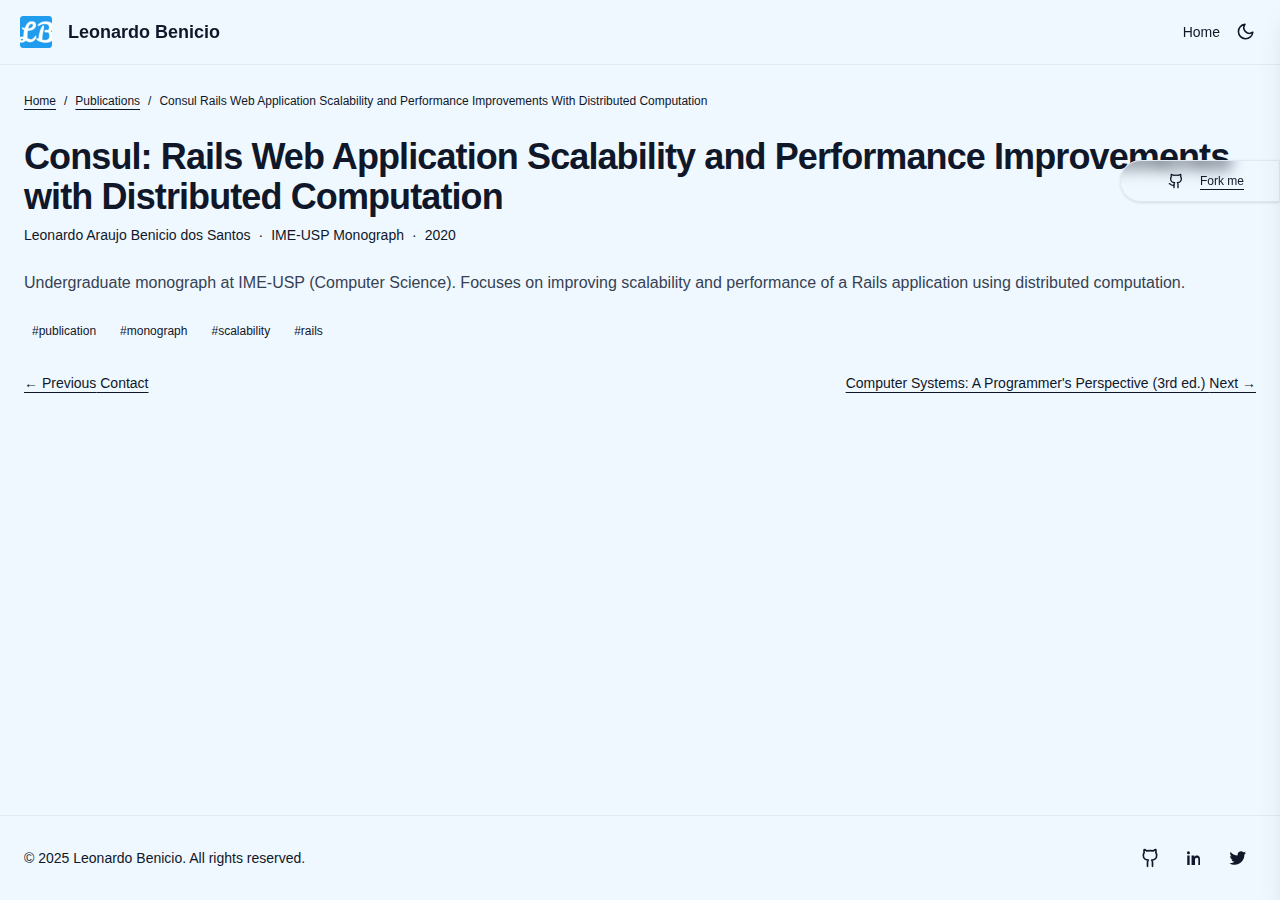
<file: publications/consul-rails-web-application-scalability-and-performance-improvements-with-distributed-computation/index.html>
<!doctype html><html lang=en><head><meta charset=utf-8><meta name=viewport content="width=device-width,initial-scale=1,maximum-scale=1,minimum-scale=1,user-scalable=no"><title>Consul: Rails Web Application Scalability and Performance Improvements with Distributed Computation · Leonardo Benicio</title><meta name=description content="About me, writing, and publications"><link rel=alternate type=application/rss+xml title=RSS href=https://lbenicio.dev/index.xml><link rel=canonical href=https://publications.lbenicio.dev/publications/consul-rails-web-application-scalability-and-performance-improvements-with-distributed-computation/><link rel=preload href=/static/fonts/OpenSans-Regular.ttf as=font type=font/ttf crossorigin><link rel="stylesheet" href="/assets/css/fonts.min.40e2054b739ac45a0f9c940f4b44ec00c3b372356ebf61440a413c0337c5512e.css" crossorigin="anonymous" integrity="sha256-QOIFS3OaxFoPnJQPS0TsAMOzcjVuv2FECkE8AzfFUS4="><link rel="shortcut icon" href=/static/assets/favicon/favicon.ico><link rel=icon type=image/x-icon href=/static/assets/favicon/favicon.ico><link rel=icon href=/static/assets/favicon/favicon.svg type=image/svg+xml><link rel=icon href=/static/assets/favicon/favicon-32x32.png sizes=32x32 type=image/png><link rel=icon href=/static/assets/favicon/favicon-16x16.png sizes=16x16 type=image/png><link rel=apple-touch-icon href=/static/assets/favicon/apple-touch-icon.png><link rel=manifest href=/static/assets/favicon/site.webmanifest><link rel=mask-icon href=/static/assets/favicon/safari-pinned-tab.svg color=#209cee><meta name=msapplication-TileColor content="#209cee"><meta name=msapplication-config content="/static/assets/favicon/browserconfig.xml"><meta name=theme-color content="#d2e9f8"><meta property="og:title" content="Consul: Rails Web Application Scalability and Performance Improvements with Distributed Computation · Leonardo Benicio"><meta property="og:description" content="About me, writing, and publications"><meta property="og:url" content="https://publications.lbenicio.dev/publications/consul-rails-web-application-scalability-and-performance-improvements-with-distributed-computation/"><meta property="og:type" content="article"><meta property="og:image" content="https://publications.lbenicio.dev/static/assets/favicon/android-chrome-512x512.png"><meta name=twitter:card content="summary_large_image"><meta name=twitter:title content="Consul: Rails Web Application Scalability and Performance Improvements with Distributed Computation · Leonardo Benicio"><meta name=twitter:description content="About me, writing, and publications"><meta name=twitter:site content="@lbenicio_"><script type=application/ld+json>"{\"@context\":\"https://schema.org\",\"@type\":\"WebSite\",\"name\":\"About Leonardo Benicio\",\"url\":\"https://publications.lbenicio.dev\"}"</script><script type=application/ld+json>"{\"@context\":\"https://schema.org\",\"@type\":\"Person\",\"name\":\"Leonardo Benicio\",\"sameAs\":[\"https://github.com/lbenicio\",\"https://www.linkedin.com/in/leonardo-benicio\",\"https://twitter.com/lbenicio_\"],\"url\":\"https://publications.lbenicio.dev\"}"</script><script type=application/ld+json>"{\"@context\":\"https://schema.org\",\"@type\":\"BreadcrumbList\",\"itemListElement\":[{\"@type\":\"ListItem\",\"item\":\"https://publications.lbenicio.dev/\",\"name\":\"Home\",\"position\":1},{\"@type\":\"ListItem\",\"item\":\"https://publications.lbenicio.dev/publications/\",\"name\":\"Publications\",\"position\":2},{\"@type\":\"ListItem\",\"item\":\"https://publications.lbenicio.dev/publications/consul-rails-web-application-scalability-and-performance-improvements-with-distributed-computation/\",\"name\":\"Consul Rails Web Application Scalability and Performance Improvements With Distributed Computation\",\"position\":3}]}"</script><link rel="stylesheet" href="/assets/css/main.min.def5d2d70cdb30e10f4a9d9323525ed2fcca5e04a4443ddf485db1d939922fdc.css" crossorigin="anonymous" integrity="sha256-i4fVigZodaOR0VcHF8P5sRjZisLzjsHIg5nASlzUYIs="></head><body class="c6942b3 c03620d cf3bd2e"><script>(function(){try{document.addEventListener("gesturestart",function(e){e.preventDefault()}),document.addEventListener("touchstart",function(e){e.touches&&e.touches.length>1&&e.preventDefault()},{passive:!1});var e=0;document.addEventListener("touchend",function(t){var n=Date.now();n-e<=300&&t.preventDefault(),e=n},{passive:!1})}catch{}})()</script><a href=#content class="cba5854 c21e770 caffa6e cc5f604 cf2c31d cdd44dd c10dda9 c43876e c787e9b cddc2d2 cf55a7b c6dfb1e c9391e2">Skip to content</a>
<script>(function(){try{const e=localStorage.getItem("theme");e==="dark"&&document.documentElement.classList.add("dark");const t=document.querySelector('button[aria-label="Toggle theme"]');t&&t.setAttribute("aria-pressed",String(e==="dark"))}catch{}})();function toggleTheme(e){const s=document.documentElement,t=s.classList.toggle("dark");try{localStorage.setItem("theme",t?"dark":"light")}catch{}try{var n=e&&e.nodeType===1?e:document.querySelector('button[aria-label="Toggle theme"]');n&&n.setAttribute("aria-pressed",String(!!t))}catch{}}(function(){function e(e){return document.getElementById(e)}function t(){try{return document.documentElement.classList.contains("dark")?"dark":"light"}catch{return"light"}}function s(n){const s=e("mobile-drawer"),o=e("mobile-drawer-overlay"),i=e("mobile-menu-button");if(!s||!o||!i)return;try{s.style.transform="translateX(0)",s.style.transition||(s.style.transition="transform 200ms ease-out")}catch{}try{o.hidden=!1,o.style.display="block"}catch{}i.setAttribute("aria-expanded","true"),s.setAttribute("aria-hidden","false");try{document.body.classList.add("c150bbe")}catch{}const a=e("mobile-drawer-close");a&&a.focus();try{window.umami&&typeof window.umami.track=="function"&&window.umami.track("mobile_menu_open",{page:location.pathname,theme:t(),source:n||"programmatic"})}catch{}}function n(n){const s=e("mobile-drawer"),o=e("mobile-drawer-overlay"),i=e("mobile-menu-button");if(!s||!o||!i)return;try{s.style.transform="translateX(100%)",s.style.transition||(s.style.transition="transform 200ms ease-out")}catch{}try{o.hidden=!0,o.style.display="none"}catch{}i.setAttribute("aria-expanded","false"),s.setAttribute("aria-hidden","true");try{document.body.classList.remove("c150bbe")}catch{}i.focus();try{window.umami&&typeof window.umami.track=="function"&&window.umami.track("mobile_menu_close",{page:location.pathname,theme:t(),source:n||"programmatic"})}catch{}}function o(e){e.key==="Escape"&&n("escape")}window.__openMobileMenu=s,window.__closeMobileMenu=n;try{window.addEventListener("keydown",o,!0)}catch{}})()</script><header class="cd019ba c98dfae cdd44dd cfdda01 c9ee25d ce2dc7a cd72dd7 cc0dc37" role=banner><div class="cfdda01 c6942b3 ccf47f4 c7c11d8"><a href=/ class="c87e2b0 c6942b3 c7c11d8 c1838fa cb594e4" aria-label=Home><img src=/static/assets/favicon/favicon.svg alt=Logo width=32 height=32 class="c3de71a c4d5191">
<span class="cf8f011 c4d1253 cbd72bc cd7e69e">Leonardo Benicio</span></a><div class="c6942b3 c85cbd4 c7c11d8 ca798da c1838fa c7a0580"><nav class="cc1689c cd9b445 c75065d c04bab1" aria-label=Main><a href=/ class="c4d1253 c9e4539 cbbda39 c01f421 c19ee42 c3ecea6">Home</a></nav><button id="i1d73d4" type=button class="c1d6c20 c81ac7c c6a899b c7c11d8 c1d0018 c10dda9 c8e184d c514027 c88daee c7a66a6 c097fa1 cfc01c7 c286dd7 c2bd687 cfdce1d cfef18f" onclick=toggleTheme(this) aria-label="Toggle theme" aria-pressed=false title="Toggle theme">
<svg class="cb26e41 c50ceea cb69a5c c4f45c8 c8c2c40" viewBox="0 0 24 24" fill="none" stroke="currentColor" stroke-width="2" stroke-linecap="round" stroke-linejoin="round" aria-hidden="true"><path d="M21 12.79A9 9 0 1111.21 3 7 7 0 0021 12.79z"/></svg>
<svg class="cb26e41 c8fca2b cb69a5c c4f45c8 cc1689c c9c27ff" viewBox="0 0 24 24" fill="none" stroke="currentColor" stroke-width="2" stroke-linecap="round" stroke-linejoin="round" aria-hidden="true"><circle cx="12" cy="12" r="4"/><path d="M12 2v4"/><path d="M12 18v4"/><path d="M2 12h4"/><path d="M18 12h4"/><path d="M4.93 4.93l2.83 2.83"/><path d="M16.24 16.24l2.83 2.83"/><path d="M6.34 17.66l2.83-2.83"/><path d="M14.83 9.17l2.83-2.83"/></svg>
<span class="cba5854">Toggle theme</span></button><div class="c658bcf c097fa1"><button id="i975fb5" type=button class="c1d6c20 c81ac7c c6a899b c7c11d8 c1d0018 c10dda9 c8e184d c514027 c88daee c7a66a6 cfc01c7 c286dd7 c2bd687 cfdce1d cfef18f" aria-label="Open menu" aria-controls=mobile-drawer aria-expanded=false onclick='window.__openMobileMenu("button")' data-d38f920=mobile_menu_open_click>
<svg class="c20e4eb cb58471" fill="none" viewBox="0 0 24 24" stroke="currentColor"><path stroke-linecap="round" stroke-linejoin="round" stroke-width="2" d="M4 6h16M4 12h16M4 18h16"/></svg>
<span class="cba5854">Open menu</span></button></div></div></div></header><div id="iad2af0" class="caffa6e ce4b5f4 c14639a" style=background-color:hsl(var(--background)) hidden onclick='window.__closeMobileMenu("overlay")' data-d38f920=mobile_menu_overlay_click></div><aside id="i98aca2" class="caffa6e c9efbc5 c437fa9 c49e97e c6c6936 c7cacca c7b34a4 c787e9b c88daee cad071a c6942b3 c03620d" role=dialog aria-modal=true aria-hidden=true aria-label="Mobile navigation" style="transform:translateX(100%);transition:transform 200ms ease-out;will-change:transform"><div class="c6942b3 c7c11d8 c82c52d c5df473 ccf47f4 c9ee25d"><a href=/ class="c6942b3 c7c11d8 c1838fa" aria-label=Home><img src=/static/assets/favicon/favicon.svg alt=Logo width=24 height=24 class="c20e4eb cb58471">
<span class="c62aaf0 c7c1b66 cbd72bc">Leonardo Benicio</span>
</a><button id="i190984" type=button class="c1d6c20 c81ac7c c6a899b c7c11d8 c1d0018 c10dda9 c514027 c286dd7 c2bd687 cfdce1d" aria-label="Close menu" onclick='window.__closeMobileMenu("button")' data-d38f920=mobile_menu_close_click>
<svg class="c16e528 c61f467" viewBox="0 0 24 24" fill="none" stroke="currentColor" stroke-width="2" stroke-linecap="round" stroke-linejoin="round"><path d="M18 6 6 18"/><path d="m6 6 12 12"/></svg>
<span class="cba5854">Close</span></button></div><nav class="c85cbd4 ca0eaa4 c5df473 c6689b9"><ul class="cd69733"><li><a href=/ class="c3b5299 c10dda9 cddc2d2 cf55a7b c7c1b66 cbbda39 c3ecea6 c19ee42 c514027" onclick=window.__closeMobileMenu()>Home</a></li></ul></nav><div class="c60a4cc ccdf0e8 c277478 c13044e"><p>&copy; 2025 Leonardo Benicio</p></div></aside><div class="caffa6e c437fa9 ce9aced c97bba6 c15da2a c975cba" role=complementary aria-label="GitHub repository"><div class="c9d056d c252f85 ca22532 ca88a1a c876315"><div class="c6942b3 c7c11d8 c1d0018 cd1fd22 c6066e4 c43876e ce3d5b6 caa20d2 c3ecea6 c0cd2e2 cddc2d2 c3ed5c9 cd4074c c876315"><a href=https://github.com/lbenicio/aboutme target=_blank rel="noopener noreferrer" class="c6942b3 c7c11d8 cd1fd22 c71bae8 cfac1ac c19ee42 c25dc7c cb40739 cbbda39 cf55a7b" aria-label="View source on GitHub"><svg width="24" height="24" viewBox="0 0 24 24" fill="none" stroke="currentColor" stroke-width="2" stroke-linecap="round" stroke-linejoin="round" class="cb26e41 c41bcd4 cf17690 cfa4e34 c78d562" aria-hidden="true"><path d="M15 22v-4a4.8 4.8.0 00-1-3.5c3 0 6-2 6-5.5.08-1.25-.27-2.48-1-3.5.28-1.15.28-2.35.0-3.5.0.0-1 0-3 1.5-2.64-.5-5.36-.5-8 0C6 2 5 2 5 2c-.3 1.15-.3 2.35.0 3.5A5.403 5.403.0 004 9c0 3.5 3 5.5 6 5.5-.39.49-.68 1.05-.85 1.65-.17.6-.22 1.23-.15 1.85v4"/><path d="M9 18c-4.51 2-5-2-7-2"/></svg>
<span class="cb5c327 cd7e69e">Fork me</span></a></div></div></div><main id="i7eccc0" class="cfdda01 c5df473 c0eecc8 c85cbd4" role=main aria-label=Content><nav class="cb545ce c8d8ae4 c277478" aria-label=Breadcrumb><ol class="c6942b3 c3adaf2 c7c11d8 cd365ee c3ecea6"><li><a href=/ class="c19ee42 c71bae8 cfac1ac">Home</a></li><li class="c6942b3 c7c11d8 cd365ee"><span class="cb82ddd">/</span><a href=/publications/ class="c19ee42 c71bae8 cfac1ac">Publications</a></li><li class="c6942b3 c7c11d8 cd365ee"><span class="cb82ddd">/</span><span class="c88daee">Consul Rails Web Application Scalability and Performance Improvements With Distributed Computation</span></li></ol></nav><article class="c69618a"><script type=application/ld+json>"{\"@context\":\"https://schema.org\",\"@type\":\"ScholarlyArticle\",\"author\":{\"@type\":\"Person\",\"name\":\"Leonardo Araujo Benicio dos Santos\"},\"headline\":\"Consul: Rails Web Application Scalability and Performance Improvements with Distributed Computation\",\"isPartOf\":{\"@type\":\"PublicationIssue\",\"name\":\"IME-USP Monograph\"},\"url\":\"https://publications.lbenicio.dev/static/files/pdf/monography.pdf\"}"</script><header class="c8124f2 ca74329"><h1 class="cf304bc c6fb0fe cf8f011 cc484e1">Consul: Rails Web Application Scalability and Performance Improvements with Distributed Computation</h1><div class="c1b4412 c6dfb1e c3ecea6 c6942b3 c3adaf2 c7c11d8"><span>Leonardo Araujo Benicio dos Santos</span> <span class="c26e2ef">·</span><span>IME-USP Monograph</span> <span class="c26e2ef">·</span><span>2020</span></div></header><div class="c461ba0 cfb6084 c8664d8 c995404"><p>Undergraduate monograph at IME-USP (Computer Science). Focuses on improving scalability and performance of a Rails application using distributed computation.</p></div><div class="c8664d8 c6942b3 c3adaf2 cd1fd22 c277478 c3ecea6 ca74329"><span class="c000b66 c7a67ba c677556 c0c6600">#publication</span><span class="c000b66 c7a67ba c677556 c0c6600">#monograph</span><span class="c000b66 c7a67ba c677556 c0c6600">#scalability</span><span class="c000b66 c7a67ba c677556 c0c6600">#rails</span></div><nav class="ce1a612 c6942b3 c7c11d8 c82c52d c6dfb1e ca74329"><a class="c71bae8 cfac1ac" href=/single/contact/><span class="c3ecea6">← Previous</span> Contact</a> <a class="c71bae8 cfac1ac" href=/reading/computer-systems-a-programmers-perspective-3rd-ed./>Computer Systems: A Programmer's Perspective (3rd ed.) <span class="c3ecea6">Next →</span></a></nav></article></main><footer class="ccdf0e8" role=contentinfo aria-label=Footer><div class="cfdda01 c133889 c5df473 c0eecc8 c69618a c6942b3 c03620d c2a9f27 c7c11d8 c82c52d c14527b"><div class="c6dfb1e c3ecea6 c39ef11 c88ae6f">&copy; 2025 Leonardo Benicio. All rights
reserved.</div><div class="c6942b3 c7c11d8 cd1fd22"><a href=https://github.com/lbenicio target=_blank rel="noopener noreferrer" aria-label=GitHub class="c1d6c20 c7c11d8 c1d0018 cd1fd22 cb5c327 c10dda9 c6dfb1e cbbda39 cfc01c7 c01f421 c286dd7 c2bd687 cfdce1d cfef18f c000b66 cf55a7b c514027"><svg width="20" height="20" viewBox="0 0 24 24" fill="none" stroke="currentColor" stroke-width="2" stroke-linecap="round" stroke-linejoin="round"><path d="M15 22v-4a4.8 4.8.0 00-1-3.5c3 0 6-2 6-5.5.08-1.25-.27-2.48-1-3.5.28-1.15.28-2.35.0-3.5.0.0-1 0-3 1.5-2.64-.5-5.36-.5-8 0C6 2 5 2 5 2c-.3 1.15-.3 2.35.0 3.5A5.403 5.403.0 004 9c0 3.5 3 5.5 6 5.5-.39.5-.67 1.08-.82 1.7s-.2 1.27-.18 1.9V22"/></svg>
<span class="cba5854">GitHub</span>
</a><a href=https://www.linkedin.com/in/leonardo-benicio target=_blank rel="noopener noreferrer" aria-label=LinkedIn class="c1d6c20 c7c11d8 c1d0018 cd1fd22 cb5c327 c10dda9 c6dfb1e cbbda39 cfc01c7 c01f421 c286dd7 c2bd687 cfdce1d cfef18f c000b66 cf55a7b c514027"><svg width="20" height="20" viewBox="0 0 24 24" fill="currentColor"><path d="M20.447 20.452H17.21V14.86c0-1.333-.027-3.046-1.858-3.046-1.86.0-2.145 1.45-2.145 2.948v5.69H9.069V9h3.112v1.561h.044c.434-.82 1.494-1.686 3.074-1.686 3.29.0 3.897 2.165 3.897 4.983v6.594zM5.337 7.433a1.805 1.805.0 11-.002-3.61 1.805 1.805.0 01.002 3.61zM6.763 20.452H3.911V9h2.852v11.452z"/></svg>
<span class="cba5854">LinkedIn</span>
</a><a href=https://twitter.com/lbenicio_ target=_blank rel="noopener noreferrer" aria-label=Twitter class="c1d6c20 c7c11d8 c1d0018 cd1fd22 cb5c327 c10dda9 c6dfb1e cbbda39 cfc01c7 c01f421 c286dd7 c2bd687 cfdce1d cfef18f c000b66 cf55a7b c514027"><svg width="20" height="20" viewBox="0 0 24 24" fill="currentColor"><path d="M19.633 7.997c.013.177.013.354.013.53.0 5.386-4.099 11.599-11.6 11.599-2.31.0-4.457-.676-6.265-1.842.324.038.636.05.972.05 1.91.0 3.67-.65 5.07-1.755a4.099 4.099.0 01-3.827-2.84c.25.039.5.064.763.064.363.0.726-.051 1.065-.139A4.091 4.091.0 012.542 9.649v-.051c.538.3 1.162.482 1.824.507A4.082 4.082.0 012.54 6.7c0-.751.2-1.435.551-2.034a11.63 11.63.0 008.44 4.281 4.615 4.615.0 01-.101-.938 4.091 4.091.0 017.078-2.799 8.1 8.1.0 002.595-.988 4.112 4.112.0 01-1.8 2.261 8.2 8.2.0 002.357-.638A8.824 8.824.0 0119.613 7.96z"/></svg>
<span class="cba5854">Twitter</span></a></div></div></footer></body></html>
</file>
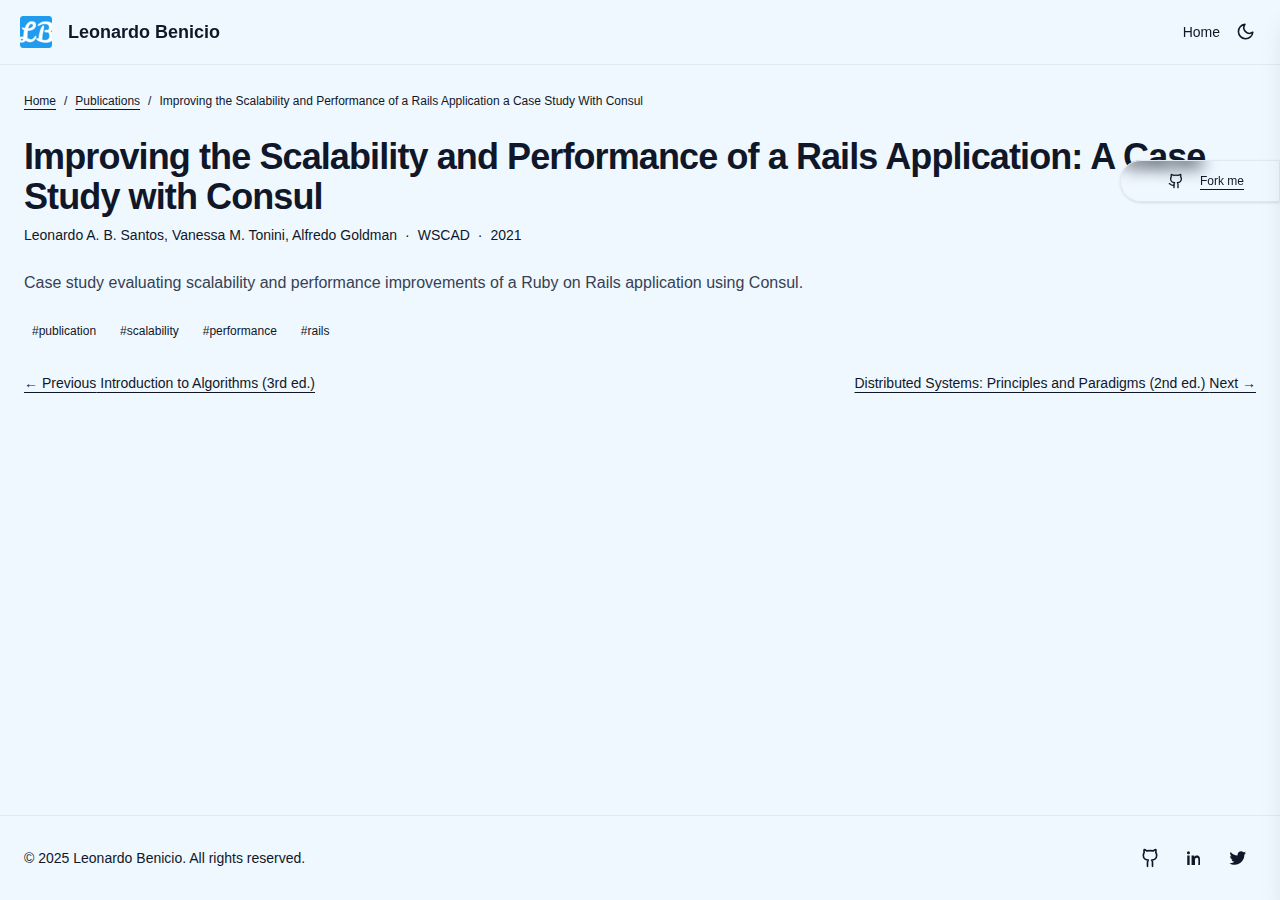
<file: publications/improving-the-scalability-and-performance-of-a-rails-application-a-case-study-with-consul/index.html>
<!doctype html><html lang=en><head><meta charset=utf-8><meta name=viewport content="width=device-width,initial-scale=1,maximum-scale=1,minimum-scale=1,user-scalable=no"><title>Improving the Scalability and Performance of a Rails Application: A Case Study with Consul · Leonardo Benicio</title><meta name=description content="About me, writing, and publications"><link rel=alternate type=application/rss+xml title=RSS href=https://lbenicio.dev/index.xml><link rel=canonical href=https://publications.lbenicio.dev/publications/improving-the-scalability-and-performance-of-a-rails-application-a-case-study-with-consul/><link rel=preload href=/static/fonts/OpenSans-Regular.ttf as=font type=font/ttf crossorigin><link rel="stylesheet" href="/assets/css/fonts.min.40e2054b739ac45a0f9c940f4b44ec00c3b372356ebf61440a413c0337c5512e.css" crossorigin="anonymous" integrity="sha256-QOIFS3OaxFoPnJQPS0TsAMOzcjVuv2FECkE8AzfFUS4="><link rel="shortcut icon" href=/static/assets/favicon/favicon.ico><link rel=icon type=image/x-icon href=/static/assets/favicon/favicon.ico><link rel=icon href=/static/assets/favicon/favicon.svg type=image/svg+xml><link rel=icon href=/static/assets/favicon/favicon-32x32.png sizes=32x32 type=image/png><link rel=icon href=/static/assets/favicon/favicon-16x16.png sizes=16x16 type=image/png><link rel=apple-touch-icon href=/static/assets/favicon/apple-touch-icon.png><link rel=manifest href=/static/assets/favicon/site.webmanifest><link rel=mask-icon href=/static/assets/favicon/safari-pinned-tab.svg color=#209cee><meta name=msapplication-TileColor content="#209cee"><meta name=msapplication-config content="/static/assets/favicon/browserconfig.xml"><meta name=theme-color content="#d2e9f8"><meta property="og:title" content="Improving the Scalability and Performance of a Rails Application: A Case Study with Consul · Leonardo Benicio"><meta property="og:description" content="About me, writing, and publications"><meta property="og:url" content="https://publications.lbenicio.dev/publications/improving-the-scalability-and-performance-of-a-rails-application-a-case-study-with-consul/"><meta property="og:type" content="article"><meta property="og:image" content="https://publications.lbenicio.dev/static/assets/favicon/android-chrome-512x512.png"><meta name=twitter:card content="summary_large_image"><meta name=twitter:title content="Improving the Scalability and Performance of a Rails Application: A Case Study with Consul · Leonardo Benicio"><meta name=twitter:description content="About me, writing, and publications"><meta name=twitter:site content="@lbenicio_"><script type=application/ld+json>"{\"@context\":\"https://schema.org\",\"@type\":\"WebSite\",\"name\":\"About Leonardo Benicio\",\"url\":\"https://publications.lbenicio.dev\"}"</script><script type=application/ld+json>"{\"@context\":\"https://schema.org\",\"@type\":\"Person\",\"name\":\"Leonardo Benicio\",\"sameAs\":[\"https://github.com/lbenicio\",\"https://www.linkedin.com/in/leonardo-benicio\",\"https://twitter.com/lbenicio_\"],\"url\":\"https://publications.lbenicio.dev\"}"</script><script type=application/ld+json>"{\"@context\":\"https://schema.org\",\"@type\":\"BreadcrumbList\",\"itemListElement\":[{\"@type\":\"ListItem\",\"item\":\"https://publications.lbenicio.dev/\",\"name\":\"Home\",\"position\":1},{\"@type\":\"ListItem\",\"item\":\"https://publications.lbenicio.dev/publications/\",\"name\":\"Publications\",\"position\":2},{\"@type\":\"ListItem\",\"item\":\"https://publications.lbenicio.dev/publications/improving-the-scalability-and-performance-of-a-rails-application-a-case-study-with-consul/\",\"name\":\"Improving the Scalability and Performance of a Rails Application a Case Study With Consul\",\"position\":3}]}"</script><link rel="stylesheet" href="/assets/css/main.min.def5d2d70cdb30e10f4a9d9323525ed2fcca5e04a4443ddf485db1d939922fdc.css" crossorigin="anonymous" integrity="sha256-i4fVigZodaOR0VcHF8P5sRjZisLzjsHIg5nASlzUYIs="></head><body class="c6942b3 c03620d cf3bd2e"><script>(function(){try{document.addEventListener("gesturestart",function(e){e.preventDefault()}),document.addEventListener("touchstart",function(e){e.touches&&e.touches.length>1&&e.preventDefault()},{passive:!1});var e=0;document.addEventListener("touchend",function(t){var n=Date.now();n-e<=300&&t.preventDefault(),e=n},{passive:!1})}catch{}})()</script><a href=#content class="cba5854 c21e770 caffa6e cc5f604 cf2c31d cdd44dd c10dda9 c43876e c787e9b cddc2d2 cf55a7b c6dfb1e c9391e2">Skip to content</a>
<script>(function(){try{const e=localStorage.getItem("theme");e==="dark"&&document.documentElement.classList.add("dark");const t=document.querySelector('button[aria-label="Toggle theme"]');t&&t.setAttribute("aria-pressed",String(e==="dark"))}catch{}})();function toggleTheme(e){const s=document.documentElement,t=s.classList.toggle("dark");try{localStorage.setItem("theme",t?"dark":"light")}catch{}try{var n=e&&e.nodeType===1?e:document.querySelector('button[aria-label="Toggle theme"]');n&&n.setAttribute("aria-pressed",String(!!t))}catch{}}(function(){function e(e){return document.getElementById(e)}function t(){try{return document.documentElement.classList.contains("dark")?"dark":"light"}catch{return"light"}}function s(n){const s=e("mobile-drawer"),o=e("mobile-drawer-overlay"),i=e("mobile-menu-button");if(!s||!o||!i)return;try{s.style.transform="translateX(0)",s.style.transition||(s.style.transition="transform 200ms ease-out")}catch{}try{o.hidden=!1,o.style.display="block"}catch{}i.setAttribute("aria-expanded","true"),s.setAttribute("aria-hidden","false");try{document.body.classList.add("c150bbe")}catch{}const a=e("mobile-drawer-close");a&&a.focus();try{window.umami&&typeof window.umami.track=="function"&&window.umami.track("mobile_menu_open",{page:location.pathname,theme:t(),source:n||"programmatic"})}catch{}}function n(n){const s=e("mobile-drawer"),o=e("mobile-drawer-overlay"),i=e("mobile-menu-button");if(!s||!o||!i)return;try{s.style.transform="translateX(100%)",s.style.transition||(s.style.transition="transform 200ms ease-out")}catch{}try{o.hidden=!0,o.style.display="none"}catch{}i.setAttribute("aria-expanded","false"),s.setAttribute("aria-hidden","true");try{document.body.classList.remove("c150bbe")}catch{}i.focus();try{window.umami&&typeof window.umami.track=="function"&&window.umami.track("mobile_menu_close",{page:location.pathname,theme:t(),source:n||"programmatic"})}catch{}}function o(e){e.key==="Escape"&&n("escape")}window.__openMobileMenu=s,window.__closeMobileMenu=n;try{window.addEventListener("keydown",o,!0)}catch{}})()</script><header class="cd019ba c98dfae cdd44dd cfdda01 c9ee25d ce2dc7a cd72dd7 cc0dc37" role=banner><div class="cfdda01 c6942b3 ccf47f4 c7c11d8"><a href=/ class="c87e2b0 c6942b3 c7c11d8 c1838fa cb594e4" aria-label=Home><img src=/static/assets/favicon/favicon.svg alt=Logo width=32 height=32 class="c3de71a c4d5191">
<span class="cf8f011 c4d1253 cbd72bc cd7e69e">Leonardo Benicio</span></a><div class="c6942b3 c85cbd4 c7c11d8 ca798da c1838fa c7a0580"><nav class="cc1689c cd9b445 c75065d c04bab1" aria-label=Main><a href=/ class="c4d1253 c9e4539 cbbda39 c01f421 c19ee42 c3ecea6">Home</a></nav><button id="i1d73d4" type=button class="c1d6c20 c81ac7c c6a899b c7c11d8 c1d0018 c10dda9 c8e184d c514027 c88daee c7a66a6 c097fa1 cfc01c7 c286dd7 c2bd687 cfdce1d cfef18f" onclick=toggleTheme(this) aria-label="Toggle theme" aria-pressed=false title="Toggle theme">
<svg class="cb26e41 c50ceea cb69a5c c4f45c8 c8c2c40" viewBox="0 0 24 24" fill="none" stroke="currentColor" stroke-width="2" stroke-linecap="round" stroke-linejoin="round" aria-hidden="true"><path d="M21 12.79A9 9 0 1111.21 3 7 7 0 0021 12.79z"/></svg>
<svg class="cb26e41 c8fca2b cb69a5c c4f45c8 cc1689c c9c27ff" viewBox="0 0 24 24" fill="none" stroke="currentColor" stroke-width="2" stroke-linecap="round" stroke-linejoin="round" aria-hidden="true"><circle cx="12" cy="12" r="4"/><path d="M12 2v4"/><path d="M12 18v4"/><path d="M2 12h4"/><path d="M18 12h4"/><path d="M4.93 4.93l2.83 2.83"/><path d="M16.24 16.24l2.83 2.83"/><path d="M6.34 17.66l2.83-2.83"/><path d="M14.83 9.17l2.83-2.83"/></svg>
<span class="cba5854">Toggle theme</span></button><div class="c658bcf c097fa1"><button id="i975fb5" type=button class="c1d6c20 c81ac7c c6a899b c7c11d8 c1d0018 c10dda9 c8e184d c514027 c88daee c7a66a6 cfc01c7 c286dd7 c2bd687 cfdce1d cfef18f" aria-label="Open menu" aria-controls=mobile-drawer aria-expanded=false onclick='window.__openMobileMenu("button")' data-d38f920=mobile_menu_open_click>
<svg class="c20e4eb cb58471" fill="none" viewBox="0 0 24 24" stroke="currentColor"><path stroke-linecap="round" stroke-linejoin="round" stroke-width="2" d="M4 6h16M4 12h16M4 18h16"/></svg>
<span class="cba5854">Open menu</span></button></div></div></div></header><div id="iad2af0" class="caffa6e ce4b5f4 c14639a" style=background-color:hsl(var(--background)) hidden onclick='window.__closeMobileMenu("overlay")' data-d38f920=mobile_menu_overlay_click></div><aside id="i98aca2" class="caffa6e c9efbc5 c437fa9 c49e97e c6c6936 c7cacca c7b34a4 c787e9b c88daee cad071a c6942b3 c03620d" role=dialog aria-modal=true aria-hidden=true aria-label="Mobile navigation" style="transform:translateX(100%);transition:transform 200ms ease-out;will-change:transform"><div class="c6942b3 c7c11d8 c82c52d c5df473 ccf47f4 c9ee25d"><a href=/ class="c6942b3 c7c11d8 c1838fa" aria-label=Home><img src=/static/assets/favicon/favicon.svg alt=Logo width=24 height=24 class="c20e4eb cb58471">
<span class="c62aaf0 c7c1b66 cbd72bc">Leonardo Benicio</span>
</a><button id="i190984" type=button class="c1d6c20 c81ac7c c6a899b c7c11d8 c1d0018 c10dda9 c514027 c286dd7 c2bd687 cfdce1d" aria-label="Close menu" onclick='window.__closeMobileMenu("button")' data-d38f920=mobile_menu_close_click>
<svg class="c16e528 c61f467" viewBox="0 0 24 24" fill="none" stroke="currentColor" stroke-width="2" stroke-linecap="round" stroke-linejoin="round"><path d="M18 6 6 18"/><path d="m6 6 12 12"/></svg>
<span class="cba5854">Close</span></button></div><nav class="c85cbd4 ca0eaa4 c5df473 c6689b9"><ul class="cd69733"><li><a href=/ class="c3b5299 c10dda9 cddc2d2 cf55a7b c7c1b66 cbbda39 c3ecea6 c19ee42 c514027" onclick=window.__closeMobileMenu()>Home</a></li></ul></nav><div class="c60a4cc ccdf0e8 c277478 c13044e"><p>&copy; 2025 Leonardo Benicio</p></div></aside><div class="caffa6e c437fa9 ce9aced c97bba6 c15da2a c975cba" role=complementary aria-label="GitHub repository"><div class="c9d056d c252f85 ca22532 ca88a1a c876315"><div class="c6942b3 c7c11d8 c1d0018 cd1fd22 c6066e4 c43876e ce3d5b6 caa20d2 c3ecea6 c0cd2e2 cddc2d2 c3ed5c9 cd4074c c876315"><a href=https://github.com/lbenicio/aboutme target=_blank rel="noopener noreferrer" class="c6942b3 c7c11d8 cd1fd22 c71bae8 cfac1ac c19ee42 c25dc7c cb40739 cbbda39 cf55a7b" aria-label="View source on GitHub"><svg width="24" height="24" viewBox="0 0 24 24" fill="none" stroke="currentColor" stroke-width="2" stroke-linecap="round" stroke-linejoin="round" class="cb26e41 c41bcd4 cf17690 cfa4e34 c78d562" aria-hidden="true"><path d="M15 22v-4a4.8 4.8.0 00-1-3.5c3 0 6-2 6-5.5.08-1.25-.27-2.48-1-3.5.28-1.15.28-2.35.0-3.5.0.0-1 0-3 1.5-2.64-.5-5.36-.5-8 0C6 2 5 2 5 2c-.3 1.15-.3 2.35.0 3.5A5.403 5.403.0 004 9c0 3.5 3 5.5 6 5.5-.39.49-.68 1.05-.85 1.65-.17.6-.22 1.23-.15 1.85v4"/><path d="M9 18c-4.51 2-5-2-7-2"/></svg>
<span class="cb5c327 cd7e69e">Fork me</span></a></div></div></div><main id="i7eccc0" class="cfdda01 c5df473 c0eecc8 c85cbd4" role=main aria-label=Content><nav class="cb545ce c8d8ae4 c277478" aria-label=Breadcrumb><ol class="c6942b3 c3adaf2 c7c11d8 cd365ee c3ecea6"><li><a href=/ class="c19ee42 c71bae8 cfac1ac">Home</a></li><li class="c6942b3 c7c11d8 cd365ee"><span class="cb82ddd">/</span><a href=/publications/ class="c19ee42 c71bae8 cfac1ac">Publications</a></li><li class="c6942b3 c7c11d8 cd365ee"><span class="cb82ddd">/</span><span class="c88daee">Improving the Scalability and Performance of a Rails Application a Case Study With Consul</span></li></ol></nav><article class="c69618a"><script type=application/ld+json>"{\"@context\":\"https://schema.org\",\"@type\":\"ScholarlyArticle\",\"author\":{\"@type\":\"Person\",\"name\":\"Leonardo A. B. Santos, Vanessa M. Tonini, Alfredo Goldman\"},\"headline\":\"Improving the Scalability and Performance of a Rails Application: A Case Study with Consul\",\"isPartOf\":{\"@type\":\"PublicationIssue\",\"name\":\"WSCAD\"},\"url\":\"https://publications.lbenicio.dev/static/files/pdf/WSCAD.pdf\"}"</script><header class="c8124f2 ca74329"><h1 class="cf304bc c6fb0fe cf8f011 cc484e1">Improving the Scalability and Performance of a Rails Application: A Case Study with Consul</h1><div class="c1b4412 c6dfb1e c3ecea6 c6942b3 c3adaf2 c7c11d8"><span>Leonardo A. B. Santos, Vanessa M. Tonini, Alfredo Goldman</span> <span class="c26e2ef">·</span><span>WSCAD</span> <span class="c26e2ef">·</span><span>2021</span></div></header><div class="c461ba0 cfb6084 c8664d8 c995404"><p>Case study evaluating scalability and performance improvements of a Ruby on Rails application using Consul.</p></div><div class="c8664d8 c6942b3 c3adaf2 cd1fd22 c277478 c3ecea6 ca74329"><span class="c000b66 c7a67ba c677556 c0c6600">#publication</span><span class="c000b66 c7a67ba c677556 c0c6600">#scalability</span><span class="c000b66 c7a67ba c677556 c0c6600">#performance</span><span class="c000b66 c7a67ba c677556 c0c6600">#rails</span></div><nav class="ce1a612 c6942b3 c7c11d8 c82c52d c6dfb1e ca74329"><a class="c71bae8 cfac1ac" href=/reading/introduction-to-algorithms-3rd-ed./><span class="c3ecea6">← Previous</span> Introduction to Algorithms (3rd ed.)</a> <a class="c71bae8 cfac1ac" href=/reading/distributed-systems-principles-and-paradigms-2nd-ed./>Distributed Systems: Principles and Paradigms (2nd ed.) <span class="c3ecea6">Next →</span></a></nav></article></main><footer class="ccdf0e8" role=contentinfo aria-label=Footer><div class="cfdda01 c133889 c5df473 c0eecc8 c69618a c6942b3 c03620d c2a9f27 c7c11d8 c82c52d c14527b"><div class="c6dfb1e c3ecea6 c39ef11 c88ae6f">&copy; 2025 Leonardo Benicio. All rights
reserved.</div><div class="c6942b3 c7c11d8 cd1fd22"><a href=https://github.com/lbenicio target=_blank rel="noopener noreferrer" aria-label=GitHub class="c1d6c20 c7c11d8 c1d0018 cd1fd22 cb5c327 c10dda9 c6dfb1e cbbda39 cfc01c7 c01f421 c286dd7 c2bd687 cfdce1d cfef18f c000b66 cf55a7b c514027"><svg width="20" height="20" viewBox="0 0 24 24" fill="none" stroke="currentColor" stroke-width="2" stroke-linecap="round" stroke-linejoin="round"><path d="M15 22v-4a4.8 4.8.0 00-1-3.5c3 0 6-2 6-5.5.08-1.25-.27-2.48-1-3.5.28-1.15.28-2.35.0-3.5.0.0-1 0-3 1.5-2.64-.5-5.36-.5-8 0C6 2 5 2 5 2c-.3 1.15-.3 2.35.0 3.5A5.403 5.403.0 004 9c0 3.5 3 5.5 6 5.5-.39.5-.67 1.08-.82 1.7s-.2 1.27-.18 1.9V22"/></svg>
<span class="cba5854">GitHub</span>
</a><a href=https://www.linkedin.com/in/leonardo-benicio target=_blank rel="noopener noreferrer" aria-label=LinkedIn class="c1d6c20 c7c11d8 c1d0018 cd1fd22 cb5c327 c10dda9 c6dfb1e cbbda39 cfc01c7 c01f421 c286dd7 c2bd687 cfdce1d cfef18f c000b66 cf55a7b c514027"><svg width="20" height="20" viewBox="0 0 24 24" fill="currentColor"><path d="M20.447 20.452H17.21V14.86c0-1.333-.027-3.046-1.858-3.046-1.86.0-2.145 1.45-2.145 2.948v5.69H9.069V9h3.112v1.561h.044c.434-.82 1.494-1.686 3.074-1.686 3.29.0 3.897 2.165 3.897 4.983v6.594zM5.337 7.433a1.805 1.805.0 11-.002-3.61 1.805 1.805.0 01.002 3.61zM6.763 20.452H3.911V9h2.852v11.452z"/></svg>
<span class="cba5854">LinkedIn</span>
</a><a href=https://twitter.com/lbenicio_ target=_blank rel="noopener noreferrer" aria-label=Twitter class="c1d6c20 c7c11d8 c1d0018 cd1fd22 cb5c327 c10dda9 c6dfb1e cbbda39 cfc01c7 c01f421 c286dd7 c2bd687 cfdce1d cfef18f c000b66 cf55a7b c514027"><svg width="20" height="20" viewBox="0 0 24 24" fill="currentColor"><path d="M19.633 7.997c.013.177.013.354.013.53.0 5.386-4.099 11.599-11.6 11.599-2.31.0-4.457-.676-6.265-1.842.324.038.636.05.972.05 1.91.0 3.67-.65 5.07-1.755a4.099 4.099.0 01-3.827-2.84c.25.039.5.064.763.064.363.0.726-.051 1.065-.139A4.091 4.091.0 012.542 9.649v-.051c.538.3 1.162.482 1.824.507A4.082 4.082.0 012.54 6.7c0-.751.2-1.435.551-2.034a11.63 11.63.0 008.44 4.281 4.615 4.615.0 01-.101-.938 4.091 4.091.0 017.078-2.799 8.1 8.1.0 002.595-.988 4.112 4.112.0 01-1.8 2.261 8.2 8.2.0 002.357-.638A8.824 8.824.0 0119.613 7.96z"/></svg>
<span class="cba5854">Twitter</span></a></div></div></footer></body></html>
</file>
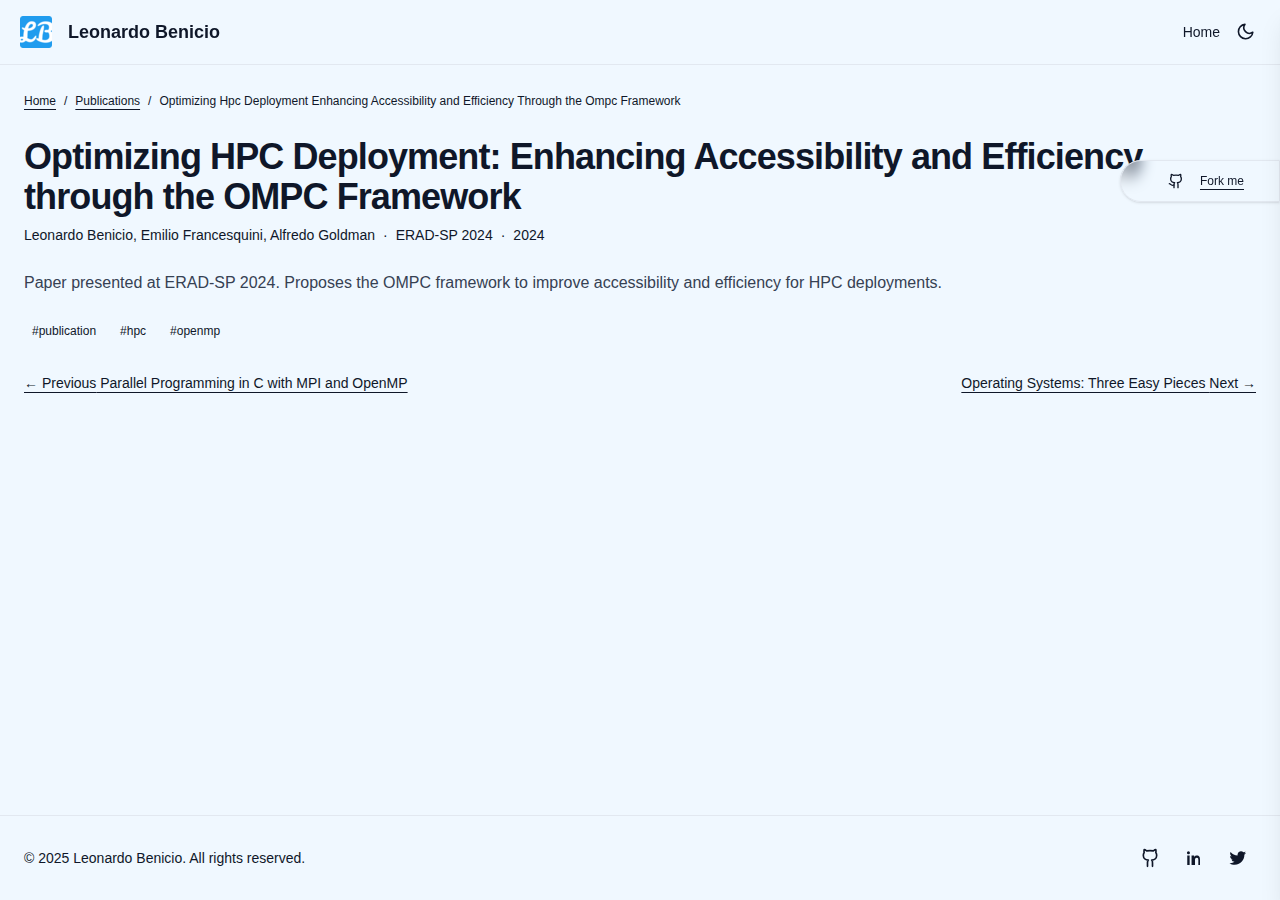
<file: publications/optimizing-hpc-deployment-enhancing-accessibility-and-efficiency-through-the-ompc-framework/index.html>
<!doctype html><html lang=en><head><meta charset=utf-8><meta name=viewport content="width=device-width,initial-scale=1,maximum-scale=1,minimum-scale=1,user-scalable=no"><title>Optimizing HPC Deployment: Enhancing Accessibility and Efficiency through the OMPC Framework · Leonardo Benicio</title><meta name=description content="About me, writing, and publications"><link rel=alternate type=application/rss+xml title=RSS href=https://lbenicio.dev/index.xml><link rel=canonical href=https://publications.lbenicio.dev/publications/optimizing-hpc-deployment-enhancing-accessibility-and-efficiency-through-the-ompc-framework/><link rel=preload href=/static/fonts/OpenSans-Regular.ttf as=font type=font/ttf crossorigin><link rel="stylesheet" href="/assets/css/fonts.min.40e2054b739ac45a0f9c940f4b44ec00c3b372356ebf61440a413c0337c5512e.css" crossorigin="anonymous" integrity="sha256-QOIFS3OaxFoPnJQPS0TsAMOzcjVuv2FECkE8AzfFUS4="><link rel="shortcut icon" href=/static/assets/favicon/favicon.ico><link rel=icon type=image/x-icon href=/static/assets/favicon/favicon.ico><link rel=icon href=/static/assets/favicon/favicon.svg type=image/svg+xml><link rel=icon href=/static/assets/favicon/favicon-32x32.png sizes=32x32 type=image/png><link rel=icon href=/static/assets/favicon/favicon-16x16.png sizes=16x16 type=image/png><link rel=apple-touch-icon href=/static/assets/favicon/apple-touch-icon.png><link rel=manifest href=/static/assets/favicon/site.webmanifest><link rel=mask-icon href=/static/assets/favicon/safari-pinned-tab.svg color=#209cee><meta name=msapplication-TileColor content="#209cee"><meta name=msapplication-config content="/static/assets/favicon/browserconfig.xml"><meta name=theme-color content="#d2e9f8"><meta property="og:title" content="Optimizing HPC Deployment: Enhancing Accessibility and Efficiency through the OMPC Framework · Leonardo Benicio"><meta property="og:description" content="About me, writing, and publications"><meta property="og:url" content="https://publications.lbenicio.dev/publications/optimizing-hpc-deployment-enhancing-accessibility-and-efficiency-through-the-ompc-framework/"><meta property="og:type" content="article"><meta property="og:image" content="https://publications.lbenicio.dev/static/assets/favicon/android-chrome-512x512.png"><meta name=twitter:card content="summary_large_image"><meta name=twitter:title content="Optimizing HPC Deployment: Enhancing Accessibility and Efficiency through the OMPC Framework · Leonardo Benicio"><meta name=twitter:description content="About me, writing, and publications"><meta name=twitter:site content="@lbenicio_"><script type=application/ld+json>"{\"@context\":\"https://schema.org\",\"@type\":\"WebSite\",\"name\":\"About Leonardo Benicio\",\"url\":\"https://publications.lbenicio.dev\"}"</script><script type=application/ld+json>"{\"@context\":\"https://schema.org\",\"@type\":\"Person\",\"name\":\"Leonardo Benicio\",\"sameAs\":[\"https://github.com/lbenicio\",\"https://www.linkedin.com/in/leonardo-benicio\",\"https://twitter.com/lbenicio_\"],\"url\":\"https://publications.lbenicio.dev\"}"</script><script type=application/ld+json>"{\"@context\":\"https://schema.org\",\"@type\":\"BreadcrumbList\",\"itemListElement\":[{\"@type\":\"ListItem\",\"item\":\"https://publications.lbenicio.dev/\",\"name\":\"Home\",\"position\":1},{\"@type\":\"ListItem\",\"item\":\"https://publications.lbenicio.dev/publications/\",\"name\":\"Publications\",\"position\":2},{\"@type\":\"ListItem\",\"item\":\"https://publications.lbenicio.dev/publications/optimizing-hpc-deployment-enhancing-accessibility-and-efficiency-through-the-ompc-framework/\",\"name\":\"Optimizing Hpc Deployment Enhancing Accessibility and Efficiency Through the Ompc Framework\",\"position\":3}]}"</script><link rel="stylesheet" href="/assets/css/main.min.def5d2d70cdb30e10f4a9d9323525ed2fcca5e04a4443ddf485db1d939922fdc.css" crossorigin="anonymous" integrity="sha256-i4fVigZodaOR0VcHF8P5sRjZisLzjsHIg5nASlzUYIs="></head><body class="c6942b3 c03620d cf3bd2e"><script>(function(){try{document.addEventListener("gesturestart",function(e){e.preventDefault()}),document.addEventListener("touchstart",function(e){e.touches&&e.touches.length>1&&e.preventDefault()},{passive:!1});var e=0;document.addEventListener("touchend",function(t){var n=Date.now();n-e<=300&&t.preventDefault(),e=n},{passive:!1})}catch{}})()</script><a href=#content class="cba5854 c21e770 caffa6e cc5f604 cf2c31d cdd44dd c10dda9 c43876e c787e9b cddc2d2 cf55a7b c6dfb1e c9391e2">Skip to content</a>
<script>(function(){try{const e=localStorage.getItem("theme");e==="dark"&&document.documentElement.classList.add("dark");const t=document.querySelector('button[aria-label="Toggle theme"]');t&&t.setAttribute("aria-pressed",String(e==="dark"))}catch{}})();function toggleTheme(e){const s=document.documentElement,t=s.classList.toggle("dark");try{localStorage.setItem("theme",t?"dark":"light")}catch{}try{var n=e&&e.nodeType===1?e:document.querySelector('button[aria-label="Toggle theme"]');n&&n.setAttribute("aria-pressed",String(!!t))}catch{}}(function(){function e(e){return document.getElementById(e)}function t(){try{return document.documentElement.classList.contains("dark")?"dark":"light"}catch{return"light"}}function s(n){const s=e("mobile-drawer"),o=e("mobile-drawer-overlay"),i=e("mobile-menu-button");if(!s||!o||!i)return;try{s.style.transform="translateX(0)",s.style.transition||(s.style.transition="transform 200ms ease-out")}catch{}try{o.hidden=!1,o.style.display="block"}catch{}i.setAttribute("aria-expanded","true"),s.setAttribute("aria-hidden","false");try{document.body.classList.add("c150bbe")}catch{}const a=e("mobile-drawer-close");a&&a.focus();try{window.umami&&typeof window.umami.track=="function"&&window.umami.track("mobile_menu_open",{page:location.pathname,theme:t(),source:n||"programmatic"})}catch{}}function n(n){const s=e("mobile-drawer"),o=e("mobile-drawer-overlay"),i=e("mobile-menu-button");if(!s||!o||!i)return;try{s.style.transform="translateX(100%)",s.style.transition||(s.style.transition="transform 200ms ease-out")}catch{}try{o.hidden=!0,o.style.display="none"}catch{}i.setAttribute("aria-expanded","false"),s.setAttribute("aria-hidden","true");try{document.body.classList.remove("c150bbe")}catch{}i.focus();try{window.umami&&typeof window.umami.track=="function"&&window.umami.track("mobile_menu_close",{page:location.pathname,theme:t(),source:n||"programmatic"})}catch{}}function o(e){e.key==="Escape"&&n("escape")}window.__openMobileMenu=s,window.__closeMobileMenu=n;try{window.addEventListener("keydown",o,!0)}catch{}})()</script><header class="cd019ba c98dfae cdd44dd cfdda01 c9ee25d ce2dc7a cd72dd7 cc0dc37" role=banner><div class="cfdda01 c6942b3 ccf47f4 c7c11d8"><a href=/ class="c87e2b0 c6942b3 c7c11d8 c1838fa cb594e4" aria-label=Home><img src=/static/assets/favicon/favicon.svg alt=Logo width=32 height=32 class="c3de71a c4d5191">
<span class="cf8f011 c4d1253 cbd72bc cd7e69e">Leonardo Benicio</span></a><div class="c6942b3 c85cbd4 c7c11d8 ca798da c1838fa c7a0580"><nav class="cc1689c cd9b445 c75065d c04bab1" aria-label=Main><a href=/ class="c4d1253 c9e4539 cbbda39 c01f421 c19ee42 c3ecea6">Home</a></nav><button id="i1d73d4" type=button class="c1d6c20 c81ac7c c6a899b c7c11d8 c1d0018 c10dda9 c8e184d c514027 c88daee c7a66a6 c097fa1 cfc01c7 c286dd7 c2bd687 cfdce1d cfef18f" onclick=toggleTheme(this) aria-label="Toggle theme" aria-pressed=false title="Toggle theme">
<svg class="cb26e41 c50ceea cb69a5c c4f45c8 c8c2c40" viewBox="0 0 24 24" fill="none" stroke="currentColor" stroke-width="2" stroke-linecap="round" stroke-linejoin="round" aria-hidden="true"><path d="M21 12.79A9 9 0 1111.21 3 7 7 0 0021 12.79z"/></svg>
<svg class="cb26e41 c8fca2b cb69a5c c4f45c8 cc1689c c9c27ff" viewBox="0 0 24 24" fill="none" stroke="currentColor" stroke-width="2" stroke-linecap="round" stroke-linejoin="round" aria-hidden="true"><circle cx="12" cy="12" r="4"/><path d="M12 2v4"/><path d="M12 18v4"/><path d="M2 12h4"/><path d="M18 12h4"/><path d="M4.93 4.93l2.83 2.83"/><path d="M16.24 16.24l2.83 2.83"/><path d="M6.34 17.66l2.83-2.83"/><path d="M14.83 9.17l2.83-2.83"/></svg>
<span class="cba5854">Toggle theme</span></button><div class="c658bcf c097fa1"><button id="i975fb5" type=button class="c1d6c20 c81ac7c c6a899b c7c11d8 c1d0018 c10dda9 c8e184d c514027 c88daee c7a66a6 cfc01c7 c286dd7 c2bd687 cfdce1d cfef18f" aria-label="Open menu" aria-controls=mobile-drawer aria-expanded=false onclick='window.__openMobileMenu("button")' data-d38f920=mobile_menu_open_click>
<svg class="c20e4eb cb58471" fill="none" viewBox="0 0 24 24" stroke="currentColor"><path stroke-linecap="round" stroke-linejoin="round" stroke-width="2" d="M4 6h16M4 12h16M4 18h16"/></svg>
<span class="cba5854">Open menu</span></button></div></div></div></header><div id="iad2af0" class="caffa6e ce4b5f4 c14639a" style=background-color:hsl(var(--background)) hidden onclick='window.__closeMobileMenu("overlay")' data-d38f920=mobile_menu_overlay_click></div><aside id="i98aca2" class="caffa6e c9efbc5 c437fa9 c49e97e c6c6936 c7cacca c7b34a4 c787e9b c88daee cad071a c6942b3 c03620d" role=dialog aria-modal=true aria-hidden=true aria-label="Mobile navigation" style="transform:translateX(100%);transition:transform 200ms ease-out;will-change:transform"><div class="c6942b3 c7c11d8 c82c52d c5df473 ccf47f4 c9ee25d"><a href=/ class="c6942b3 c7c11d8 c1838fa" aria-label=Home><img src=/static/assets/favicon/favicon.svg alt=Logo width=24 height=24 class="c20e4eb cb58471">
<span class="c62aaf0 c7c1b66 cbd72bc">Leonardo Benicio</span>
</a><button id="i190984" type=button class="c1d6c20 c81ac7c c6a899b c7c11d8 c1d0018 c10dda9 c514027 c286dd7 c2bd687 cfdce1d" aria-label="Close menu" onclick='window.__closeMobileMenu("button")' data-d38f920=mobile_menu_close_click>
<svg class="c16e528 c61f467" viewBox="0 0 24 24" fill="none" stroke="currentColor" stroke-width="2" stroke-linecap="round" stroke-linejoin="round"><path d="M18 6 6 18"/><path d="m6 6 12 12"/></svg>
<span class="cba5854">Close</span></button></div><nav class="c85cbd4 ca0eaa4 c5df473 c6689b9"><ul class="cd69733"><li><a href=/ class="c3b5299 c10dda9 cddc2d2 cf55a7b c7c1b66 cbbda39 c3ecea6 c19ee42 c514027" onclick=window.__closeMobileMenu()>Home</a></li></ul></nav><div class="c60a4cc ccdf0e8 c277478 c13044e"><p>&copy; 2025 Leonardo Benicio</p></div></aside><div class="caffa6e c437fa9 ce9aced c97bba6 c15da2a c975cba" role=complementary aria-label="GitHub repository"><div class="c9d056d c252f85 ca22532 ca88a1a c876315"><div class="c6942b3 c7c11d8 c1d0018 cd1fd22 c6066e4 c43876e ce3d5b6 caa20d2 c3ecea6 c0cd2e2 cddc2d2 c3ed5c9 cd4074c c876315"><a href=https://github.com/lbenicio/aboutme target=_blank rel="noopener noreferrer" class="c6942b3 c7c11d8 cd1fd22 c71bae8 cfac1ac c19ee42 c25dc7c cb40739 cbbda39 cf55a7b" aria-label="View source on GitHub"><svg width="24" height="24" viewBox="0 0 24 24" fill="none" stroke="currentColor" stroke-width="2" stroke-linecap="round" stroke-linejoin="round" class="cb26e41 c41bcd4 cf17690 cfa4e34 c78d562" aria-hidden="true"><path d="M15 22v-4a4.8 4.8.0 00-1-3.5c3 0 6-2 6-5.5.08-1.25-.27-2.48-1-3.5.28-1.15.28-2.35.0-3.5.0.0-1 0-3 1.5-2.64-.5-5.36-.5-8 0C6 2 5 2 5 2c-.3 1.15-.3 2.35.0 3.5A5.403 5.403.0 004 9c0 3.5 3 5.5 6 5.5-.39.49-.68 1.05-.85 1.65-.17.6-.22 1.23-.15 1.85v4"/><path d="M9 18c-4.51 2-5-2-7-2"/></svg>
<span class="cb5c327 cd7e69e">Fork me</span></a></div></div></div><main id="i7eccc0" class="cfdda01 c5df473 c0eecc8 c85cbd4" role=main aria-label=Content><nav class="cb545ce c8d8ae4 c277478" aria-label=Breadcrumb><ol class="c6942b3 c3adaf2 c7c11d8 cd365ee c3ecea6"><li><a href=/ class="c19ee42 c71bae8 cfac1ac">Home</a></li><li class="c6942b3 c7c11d8 cd365ee"><span class="cb82ddd">/</span><a href=/publications/ class="c19ee42 c71bae8 cfac1ac">Publications</a></li><li class="c6942b3 c7c11d8 cd365ee"><span class="cb82ddd">/</span><span class="c88daee">Optimizing Hpc Deployment Enhancing Accessibility and Efficiency Through the Ompc Framework</span></li></ol></nav><article class="c69618a"><script type=application/ld+json>"{\"@context\":\"https://schema.org\",\"@type\":\"ScholarlyArticle\",\"author\":{\"@type\":\"Person\",\"name\":\"Leonardo Benicio, Emilio Francesquini, Alfredo Goldman\"},\"headline\":\"Optimizing HPC Deployment: Enhancing Accessibility and Efficiency through the OMPC Framework\",\"isPartOf\":{\"@type\":\"PublicationIssue\",\"name\":\"ERAD-SP 2024\"},\"url\":\"https://publications.lbenicio.dev/static/files/pdf/ERAD_SP_2024.pdf\"}"</script><header class="c8124f2 ca74329"><h1 class="cf304bc c6fb0fe cf8f011 cc484e1">Optimizing HPC Deployment: Enhancing Accessibility and Efficiency through the OMPC Framework</h1><div class="c1b4412 c6dfb1e c3ecea6 c6942b3 c3adaf2 c7c11d8"><span>Leonardo Benicio, Emilio Francesquini, Alfredo Goldman</span> <span class="c26e2ef">·</span><span>ERAD-SP 2024</span> <span class="c26e2ef">·</span><span>2024</span></div></header><div class="c461ba0 cfb6084 c8664d8 c995404"><p>Paper presented at ERAD-SP 2024. Proposes the OMPC framework to improve accessibility and efficiency for HPC deployments.</p></div><div class="c8664d8 c6942b3 c3adaf2 cd1fd22 c277478 c3ecea6 ca74329"><span class="c000b66 c7a67ba c677556 c0c6600">#publication</span><span class="c000b66 c7a67ba c677556 c0c6600">#hpc</span><span class="c000b66 c7a67ba c677556 c0c6600">#openmp</span></div><nav class="ce1a612 c6942b3 c7c11d8 c82c52d c6dfb1e ca74329"><a class="c71bae8 cfac1ac" href=/reading/parallel-programming-in-c-with-mpi-and-openmp/><span class="c3ecea6">← Previous</span> Parallel Programming in C with MPI and OpenMP</a> <a class="c71bae8 cfac1ac" href=/reading/operating-systems-three-easy-pieces/>Operating Systems: Three Easy Pieces <span class="c3ecea6">Next →</span></a></nav></article></main><footer class="ccdf0e8" role=contentinfo aria-label=Footer><div class="cfdda01 c133889 c5df473 c0eecc8 c69618a c6942b3 c03620d c2a9f27 c7c11d8 c82c52d c14527b"><div class="c6dfb1e c3ecea6 c39ef11 c88ae6f">&copy; 2025 Leonardo Benicio. All rights
reserved.</div><div class="c6942b3 c7c11d8 cd1fd22"><a href=https://github.com/lbenicio target=_blank rel="noopener noreferrer" aria-label=GitHub class="c1d6c20 c7c11d8 c1d0018 cd1fd22 cb5c327 c10dda9 c6dfb1e cbbda39 cfc01c7 c01f421 c286dd7 c2bd687 cfdce1d cfef18f c000b66 cf55a7b c514027"><svg width="20" height="20" viewBox="0 0 24 24" fill="none" stroke="currentColor" stroke-width="2" stroke-linecap="round" stroke-linejoin="round"><path d="M15 22v-4a4.8 4.8.0 00-1-3.5c3 0 6-2 6-5.5.08-1.25-.27-2.48-1-3.5.28-1.15.28-2.35.0-3.5.0.0-1 0-3 1.5-2.64-.5-5.36-.5-8 0C6 2 5 2 5 2c-.3 1.15-.3 2.35.0 3.5A5.403 5.403.0 004 9c0 3.5 3 5.5 6 5.5-.39.5-.67 1.08-.82 1.7s-.2 1.27-.18 1.9V22"/></svg>
<span class="cba5854">GitHub</span>
</a><a href=https://www.linkedin.com/in/leonardo-benicio target=_blank rel="noopener noreferrer" aria-label=LinkedIn class="c1d6c20 c7c11d8 c1d0018 cd1fd22 cb5c327 c10dda9 c6dfb1e cbbda39 cfc01c7 c01f421 c286dd7 c2bd687 cfdce1d cfef18f c000b66 cf55a7b c514027"><svg width="20" height="20" viewBox="0 0 24 24" fill="currentColor"><path d="M20.447 20.452H17.21V14.86c0-1.333-.027-3.046-1.858-3.046-1.86.0-2.145 1.45-2.145 2.948v5.69H9.069V9h3.112v1.561h.044c.434-.82 1.494-1.686 3.074-1.686 3.29.0 3.897 2.165 3.897 4.983v6.594zM5.337 7.433a1.805 1.805.0 11-.002-3.61 1.805 1.805.0 01.002 3.61zM6.763 20.452H3.911V9h2.852v11.452z"/></svg>
<span class="cba5854">LinkedIn</span>
</a><a href=https://twitter.com/lbenicio_ target=_blank rel="noopener noreferrer" aria-label=Twitter class="c1d6c20 c7c11d8 c1d0018 cd1fd22 cb5c327 c10dda9 c6dfb1e cbbda39 cfc01c7 c01f421 c286dd7 c2bd687 cfdce1d cfef18f c000b66 cf55a7b c514027"><svg width="20" height="20" viewBox="0 0 24 24" fill="currentColor"><path d="M19.633 7.997c.013.177.013.354.013.53.0 5.386-4.099 11.599-11.6 11.599-2.31.0-4.457-.676-6.265-1.842.324.038.636.05.972.05 1.91.0 3.67-.65 5.07-1.755a4.099 4.099.0 01-3.827-2.84c.25.039.5.064.763.064.363.0.726-.051 1.065-.139A4.091 4.091.0 012.542 9.649v-.051c.538.3 1.162.482 1.824.507A4.082 4.082.0 012.54 6.7c0-.751.2-1.435.551-2.034a11.63 11.63.0 008.44 4.281 4.615 4.615.0 01-.101-.938 4.091 4.091.0 017.078-2.799 8.1 8.1.0 002.595-.988 4.112 4.112.0 01-1.8 2.261 8.2 8.2.0 002.357-.638A8.824 8.824.0 0119.613 7.96z"/></svg>
<span class="cba5854">Twitter</span></a></div></div></footer></body></html>
</file>
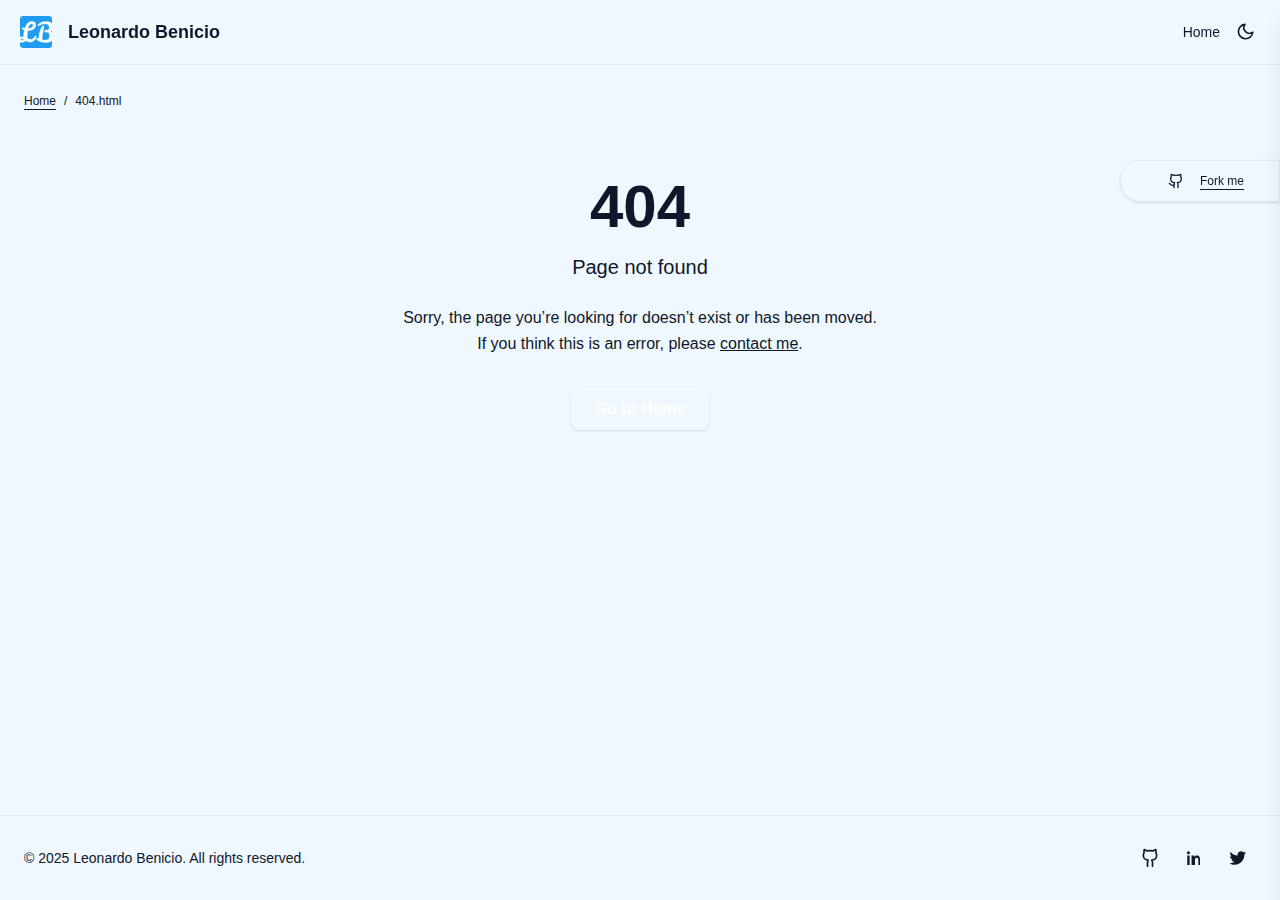
<file: 404/p/2.html>
<!doctype html><html lang=en><head><meta charset=utf-8><meta name=viewport content="width=device-width,initial-scale=1,maximum-scale=1,minimum-scale=1,user-scalable=no"><title>404 Page not found · Leonardo Benicio</title><meta name=description content="About me, writing, and publications"><link rel=alternate type=application/rss+xml title=RSS href=https://lbenicio.dev/index.xml><link rel=canonical href=https://publications.lbenicio.dev/404.html><meta name=robots content="noindex,follow"><link rel=preload href=/static/fonts/OpenSans-Regular.ttf as=font type=font/ttf crossorigin><link rel="stylesheet" href="/assets/css/fonts.min.40e2054b739ac45a0f9c940f4b44ec00c3b372356ebf61440a413c0337c5512e.css" crossorigin="anonymous" integrity="sha256-QOIFS3OaxFoPnJQPS0TsAMOzcjVuv2FECkE8AzfFUS4="><link rel="shortcut icon" href=/static/assets/favicon/favicon.ico><link rel=icon type=image/x-icon href=/static/assets/favicon/favicon.ico><link rel=icon href=/static/assets/favicon/favicon.svg type=image/svg+xml><link rel=icon href=/static/assets/favicon/favicon-32x32.png sizes=32x32 type=image/png><link rel=icon href=/static/assets/favicon/favicon-16x16.png sizes=16x16 type=image/png><link rel=apple-touch-icon href=/static/assets/favicon/apple-touch-icon.png><link rel=manifest href=/static/assets/favicon/site.webmanifest><link rel=mask-icon href=/static/assets/favicon/safari-pinned-tab.svg color=#209cee><meta name=msapplication-TileColor content="#209cee"><meta name=msapplication-config content="/static/assets/favicon/browserconfig.xml"><meta name=theme-color content="#d2e9f8"><meta property="og:title" content="404 Page not found · Leonardo Benicio"><meta property="og:description" content="About me, writing, and publications"><meta property="og:url" content="https://publications.lbenicio.dev/404.html"><meta property="og:type" content="website"><meta property="og:image" content="https://publications.lbenicio.dev/static/assets/favicon/android-chrome-512x512.png"><meta name=twitter:card content="summary_large_image"><meta name=twitter:title content="404 Page not found · Leonardo Benicio"><meta name=twitter:description content="About me, writing, and publications"><meta name=twitter:site content="@lbenicio_"><script type=application/ld+json>"{\"@context\":\"https://schema.org\",\"@type\":\"WebSite\",\"name\":\"About Leonardo Benicio\",\"url\":\"https://publications.lbenicio.dev\"}"</script><script type=application/ld+json>"{\"@context\":\"https://schema.org\",\"@type\":\"Person\",\"name\":\"Leonardo Benicio\",\"sameAs\":[\"https://github.com/lbenicio\",\"https://www.linkedin.com/in/leonardo-benicio\",\"https://twitter.com/lbenicio_\"],\"url\":\"https://publications.lbenicio.dev\"}"</script><script type=application/ld+json>"{\"@context\":\"https://schema.org\",\"@type\":\"BreadcrumbList\",\"itemListElement\":[{\"@type\":\"ListItem\",\"item\":\"https://publications.lbenicio.dev/\",\"name\":\"Home\",\"position\":1},{\"@type\":\"ListItem\",\"item\":\"https://publications.lbenicio.dev/404.html/\",\"name\":\"404.html\",\"position\":2}]}"</script><link rel="stylesheet" href="/assets/css/main.min.def5d2d70cdb30e10f4a9d9323525ed2fcca5e04a4443ddf485db1d939922fdc.css" crossorigin="anonymous" integrity="sha256-i4fVigZodaOR0VcHF8P5sRjZisLzjsHIg5nASlzUYIs="></head><body class="c6942b3 c03620d cf3bd2e"><script>(function(){try{document.addEventListener("gesturestart",function(e){e.preventDefault()}),document.addEventListener("touchstart",function(e){e.touches&&e.touches.length>1&&e.preventDefault()},{passive:!1});var e=0;document.addEventListener("touchend",function(t){var n=Date.now();n-e<=300&&t.preventDefault(),e=n},{passive:!1})}catch{}})()</script><a href=#content class="cba5854 c21e770 caffa6e cc5f604 cf2c31d cdd44dd c10dda9 c43876e c787e9b cddc2d2 cf55a7b c6dfb1e c9391e2">Skip to content</a>
<script>(function(){try{const e=localStorage.getItem("theme");e==="dark"&&document.documentElement.classList.add("dark");const t=document.querySelector('button[aria-label="Toggle theme"]');t&&t.setAttribute("aria-pressed",String(e==="dark"))}catch{}})();function toggleTheme(e){const s=document.documentElement,t=s.classList.toggle("dark");try{localStorage.setItem("theme",t?"dark":"light")}catch{}try{var n=e&&e.nodeType===1?e:document.querySelector('button[aria-label="Toggle theme"]');n&&n.setAttribute("aria-pressed",String(!!t))}catch{}}(function(){function e(e){return document.getElementById(e)}function t(){try{return document.documentElement.classList.contains("dark")?"dark":"light"}catch{return"light"}}function s(n){const s=e("mobile-drawer"),o=e("mobile-drawer-overlay"),i=e("mobile-menu-button");if(!s||!o||!i)return;try{s.style.transform="translateX(0)",s.style.transition||(s.style.transition="transform 200ms ease-out")}catch{}try{o.hidden=!1,o.style.display="block"}catch{}i.setAttribute("aria-expanded","true"),s.setAttribute("aria-hidden","false");try{document.body.classList.add("c150bbe")}catch{}const a=e("mobile-drawer-close");a&&a.focus();try{window.umami&&typeof window.umami.track=="function"&&window.umami.track("mobile_menu_open",{page:location.pathname,theme:t(),source:n||"programmatic"})}catch{}}function n(n){const s=e("mobile-drawer"),o=e("mobile-drawer-overlay"),i=e("mobile-menu-button");if(!s||!o||!i)return;try{s.style.transform="translateX(100%)",s.style.transition||(s.style.transition="transform 200ms ease-out")}catch{}try{o.hidden=!0,o.style.display="none"}catch{}i.setAttribute("aria-expanded","false"),s.setAttribute("aria-hidden","true");try{document.body.classList.remove("c150bbe")}catch{}i.focus();try{window.umami&&typeof window.umami.track=="function"&&window.umami.track("mobile_menu_close",{page:location.pathname,theme:t(),source:n||"programmatic"})}catch{}}function o(e){e.key==="Escape"&&n("escape")}window.__openMobileMenu=s,window.__closeMobileMenu=n;try{window.addEventListener("keydown",o,!0)}catch{}})()</script><header class="cd019ba c98dfae cdd44dd cfdda01 c9ee25d ce2dc7a cd72dd7 cc0dc37" role=banner><div class="cfdda01 c6942b3 ccf47f4 c7c11d8"><a href=/ class="c87e2b0 c6942b3 c7c11d8 c1838fa cb594e4" aria-label=Home><img src=/static/assets/favicon/favicon.svg alt=Logo width=32 height=32 class="c3de71a c4d5191">
<span class="cf8f011 c4d1253 cbd72bc cd7e69e">Leonardo Benicio</span></a><div class="c6942b3 c85cbd4 c7c11d8 ca798da c1838fa c7a0580"><nav class="cc1689c cd9b445 c75065d c04bab1" aria-label=Main><a href=/ class="c4d1253 c9e4539 cbbda39 c01f421 c19ee42 c3ecea6">Home</a></nav><button id="i1d73d4" type=button class="c1d6c20 c81ac7c c6a899b c7c11d8 c1d0018 c10dda9 c8e184d c514027 c88daee c7a66a6 c097fa1 cfc01c7 c286dd7 c2bd687 cfdce1d cfef18f" onclick=toggleTheme(this) aria-label="Toggle theme" aria-pressed=false title="Toggle theme">
<svg class="cb26e41 c50ceea cb69a5c c4f45c8 c8c2c40" viewBox="0 0 24 24" fill="none" stroke="currentColor" stroke-width="2" stroke-linecap="round" stroke-linejoin="round" aria-hidden="true"><path d="M21 12.79A9 9 0 1111.21 3 7 7 0 0021 12.79z"/></svg>
<svg class="cb26e41 c8fca2b cb69a5c c4f45c8 cc1689c c9c27ff" viewBox="0 0 24 24" fill="none" stroke="currentColor" stroke-width="2" stroke-linecap="round" stroke-linejoin="round" aria-hidden="true"><circle cx="12" cy="12" r="4"/><path d="M12 2v4"/><path d="M12 18v4"/><path d="M2 12h4"/><path d="M18 12h4"/><path d="M4.93 4.93l2.83 2.83"/><path d="M16.24 16.24l2.83 2.83"/><path d="M6.34 17.66l2.83-2.83"/><path d="M14.83 9.17l2.83-2.83"/></svg>
<span class="cba5854">Toggle theme</span></button><div class="c658bcf c097fa1"><button id="i975fb5" type=button class="c1d6c20 c81ac7c c6a899b c7c11d8 c1d0018 c10dda9 c8e184d c514027 c88daee c7a66a6 cfc01c7 c286dd7 c2bd687 cfdce1d cfef18f" aria-label="Open menu" aria-controls=mobile-drawer aria-expanded=false onclick='window.__openMobileMenu("button")' data-d38f920=mobile_menu_open_click>
<svg class="c20e4eb cb58471" fill="none" viewBox="0 0 24 24" stroke="currentColor"><path stroke-linecap="round" stroke-linejoin="round" stroke-width="2" d="M4 6h16M4 12h16M4 18h16"/></svg>
<span class="cba5854">Open menu</span></button></div></div></div></header><div id="iad2af0" class="caffa6e ce4b5f4 c14639a" style=background-color:hsl(var(--background)) hidden onclick='window.__closeMobileMenu("overlay")' data-d38f920=mobile_menu_overlay_click></div><aside id="i98aca2" class="caffa6e c9efbc5 c437fa9 c49e97e c6c6936 c7cacca c7b34a4 c787e9b c88daee cad071a c6942b3 c03620d" role=dialog aria-modal=true aria-hidden=true aria-label="Mobile navigation" style="transform:translateX(100%);transition:transform 200ms ease-out;will-change:transform"><div class="c6942b3 c7c11d8 c82c52d c5df473 ccf47f4 c9ee25d"><a href=/ class="c6942b3 c7c11d8 c1838fa" aria-label=Home><img src=/static/assets/favicon/favicon.svg alt=Logo width=24 height=24 class="c20e4eb cb58471">
<span class="c62aaf0 c7c1b66 cbd72bc">Leonardo Benicio</span>
</a><button id="i190984" type=button class="c1d6c20 c81ac7c c6a899b c7c11d8 c1d0018 c10dda9 c514027 c286dd7 c2bd687 cfdce1d" aria-label="Close menu" onclick='window.__closeMobileMenu("button")' data-d38f920=mobile_menu_close_click>
<svg class="c16e528 c61f467" viewBox="0 0 24 24" fill="none" stroke="currentColor" stroke-width="2" stroke-linecap="round" stroke-linejoin="round"><path d="M18 6 6 18"/><path d="m6 6 12 12"/></svg>
<span class="cba5854">Close</span></button></div><nav class="c85cbd4 ca0eaa4 c5df473 c6689b9"><ul class="cd69733"><li><a href=/ class="c3b5299 c10dda9 cddc2d2 cf55a7b c7c1b66 cbbda39 c3ecea6 c19ee42 c514027" onclick=window.__closeMobileMenu()>Home</a></li></ul></nav><div class="c60a4cc ccdf0e8 c277478 c13044e"><p>&copy; 2025 Leonardo Benicio</p></div></aside><div class="caffa6e c437fa9 ce9aced c97bba6 c15da2a c975cba" role=complementary aria-label="GitHub repository"><div class="c9d056d c252f85 ca22532 ca88a1a c876315"><div class="c6942b3 c7c11d8 c1d0018 cd1fd22 c6066e4 c43876e ce3d5b6 caa20d2 c3ecea6 c0cd2e2 cddc2d2 c3ed5c9 cd4074c c876315"><a href=https://github.com/lbenicio/aboutme target=_blank rel="noopener noreferrer" class="c6942b3 c7c11d8 cd1fd22 c71bae8 cfac1ac c19ee42 c25dc7c cb40739 cbbda39 cf55a7b" aria-label="View source on GitHub"><svg width="24" height="24" viewBox="0 0 24 24" fill="none" stroke="currentColor" stroke-width="2" stroke-linecap="round" stroke-linejoin="round" class="cb26e41 c41bcd4 cf17690 cfa4e34 c78d562" aria-hidden="true"><path d="M15 22v-4a4.8 4.8.0 00-1-3.5c3 0 6-2 6-5.5.08-1.25-.27-2.48-1-3.5.28-1.15.28-2.35.0-3.5.0.0-1 0-3 1.5-2.64-.5-5.36-.5-8 0C6 2 5 2 5 2c-.3 1.15-.3 2.35.0 3.5A5.403 5.403.0 004 9c0 3.5 3 5.5 6 5.5-.39.49-.68 1.05-.85 1.65-.17.6-.22 1.23-.15 1.85v4"/><path d="M9 18c-4.51 2-5-2-7-2"/></svg>
<span class="cb5c327 cd7e69e">Fork me</span></a></div></div></div><main id="i7eccc0" class="cfdda01 c5df473 c0eecc8 c85cbd4" role=main aria-label=Content><nav class="cb545ce c8d8ae4 c277478" aria-label=Breadcrumb><ol class="c6942b3 c3adaf2 c7c11d8 cd365ee c3ecea6"><li><a href=/ class="c19ee42 c71bae8 cfac1ac">Home</a></li><li class="c6942b3 c7c11d8 cd365ee"><span class="cb82ddd">/</span><span class="c88daee">404.html</span></li></ol></nav><section class="c6942b3 c03620d c7c11d8 c1d0018 cbc2064"><h1 class="c037406 c63155e cc609e8 ce11476 c8124f2">404</h1><p class="c4d1253 c748531 c3ecea6 c8aedc7">Page not found</p><div class="c543329 c39ef11 c3ecea6 c6e58ca">Sorry, the page you’re looking for doesn’t exist or has been moved.<br>If you think this is an error, please <a href=/contact/ class="c71bae8">contact me</a>.</div><a href=/ class="cc5d0bd c440f3e cf55a7b c677556 c1d00d0 c198870 c62aaf0 c9391e2 c02e309 caa65c8">Go to Home</a></section></main><footer class="ccdf0e8" role=contentinfo aria-label=Footer><div class="cfdda01 c133889 c5df473 c0eecc8 c69618a c6942b3 c03620d c2a9f27 c7c11d8 c82c52d c14527b"><div class="c6dfb1e c3ecea6 c39ef11 c88ae6f">&copy; 2025 Leonardo Benicio. All rights
reserved.</div><div class="c6942b3 c7c11d8 cd1fd22"><a href=https://github.com/lbenicio target=_blank rel="noopener noreferrer" aria-label=GitHub class="c1d6c20 c7c11d8 c1d0018 cd1fd22 cb5c327 c10dda9 c6dfb1e cbbda39 cfc01c7 c01f421 c286dd7 c2bd687 cfdce1d cfef18f c000b66 cf55a7b c514027"><svg width="20" height="20" viewBox="0 0 24 24" fill="none" stroke="currentColor" stroke-width="2" stroke-linecap="round" stroke-linejoin="round"><path d="M15 22v-4a4.8 4.8.0 00-1-3.5c3 0 6-2 6-5.5.08-1.25-.27-2.48-1-3.5.28-1.15.28-2.35.0-3.5.0.0-1 0-3 1.5-2.64-.5-5.36-.5-8 0C6 2 5 2 5 2c-.3 1.15-.3 2.35.0 3.5A5.403 5.403.0 004 9c0 3.5 3 5.5 6 5.5-.39.5-.67 1.08-.82 1.7s-.2 1.27-.18 1.9V22"/></svg>
<span class="cba5854">GitHub</span>
</a><a href=https://www.linkedin.com/in/leonardo-benicio target=_blank rel="noopener noreferrer" aria-label=LinkedIn class="c1d6c20 c7c11d8 c1d0018 cd1fd22 cb5c327 c10dda9 c6dfb1e cbbda39 cfc01c7 c01f421 c286dd7 c2bd687 cfdce1d cfef18f c000b66 cf55a7b c514027"><svg width="20" height="20" viewBox="0 0 24 24" fill="currentColor"><path d="M20.447 20.452H17.21V14.86c0-1.333-.027-3.046-1.858-3.046-1.86.0-2.145 1.45-2.145 2.948v5.69H9.069V9h3.112v1.561h.044c.434-.82 1.494-1.686 3.074-1.686 3.29.0 3.897 2.165 3.897 4.983v6.594zM5.337 7.433a1.805 1.805.0 11-.002-3.61 1.805 1.805.0 01.002 3.61zM6.763 20.452H3.911V9h2.852v11.452z"/></svg>
<span class="cba5854">LinkedIn</span>
</a><a href=https://twitter.com/lbenicio_ target=_blank rel="noopener noreferrer" aria-label=Twitter class="c1d6c20 c7c11d8 c1d0018 cd1fd22 cb5c327 c10dda9 c6dfb1e cbbda39 cfc01c7 c01f421 c286dd7 c2bd687 cfdce1d cfef18f c000b66 cf55a7b c514027"><svg width="20" height="20" viewBox="0 0 24 24" fill="currentColor"><path d="M19.633 7.997c.013.177.013.354.013.53.0 5.386-4.099 11.599-11.6 11.599-2.31.0-4.457-.676-6.265-1.842.324.038.636.05.972.05 1.91.0 3.67-.65 5.07-1.755a4.099 4.099.0 01-3.827-2.84c.25.039.5.064.763.064.363.0.726-.051 1.065-.139A4.091 4.091.0 012.542 9.649v-.051c.538.3 1.162.482 1.824.507A4.082 4.082.0 012.54 6.7c0-.751.2-1.435.551-2.034a11.63 11.63.0 008.44 4.281 4.615 4.615.0 01-.101-.938 4.091 4.091.0 017.078-2.799 8.1 8.1.0 002.595-.988 4.112 4.112.0 01-1.8 2.261 8.2 8.2.0 002.357-.638A8.824 8.824.0 0119.613 7.96z"/></svg>
<span class="cba5854">Twitter</span></a></div></div></footer></body></html>
</file>
<file: assets/css/fonts.min.40e2054b739ac45a0f9c940f4b44ec00c3b372356ebf61440a413c0337c5512e.css>
@font-face{font-family:open sans;src:url(/static/fonts/OpenSans-Regular.ttf)format("truetype");font-weight:400;font-style:normal;font-display:swap}@font-face{font-family:open sans;src:url(/static/fonts/OpenSans-Italic.ttf)format("truetype");font-weight:400;font-style:italic;font-display:swap}@font-face{font-family:open sans;src:url(/static/fonts/OpenSans-Bold.ttf)format("truetype");font-weight:700;font-style:normal;font-display:swap}@font-face{font-family:open sans;src:url(/static/fonts/OpenSans-BoldItalic.ttf)format("truetype");font-weight:700;font-style:italic;font-display:swap}:root{--font-sans:"Open Sans", system-ui, -apple-system, Segoe UI, Roboto, Ubuntu, Cantarell, Noto Sans, sans-serif}html{font-family:var(--font-sans)}
</file>
